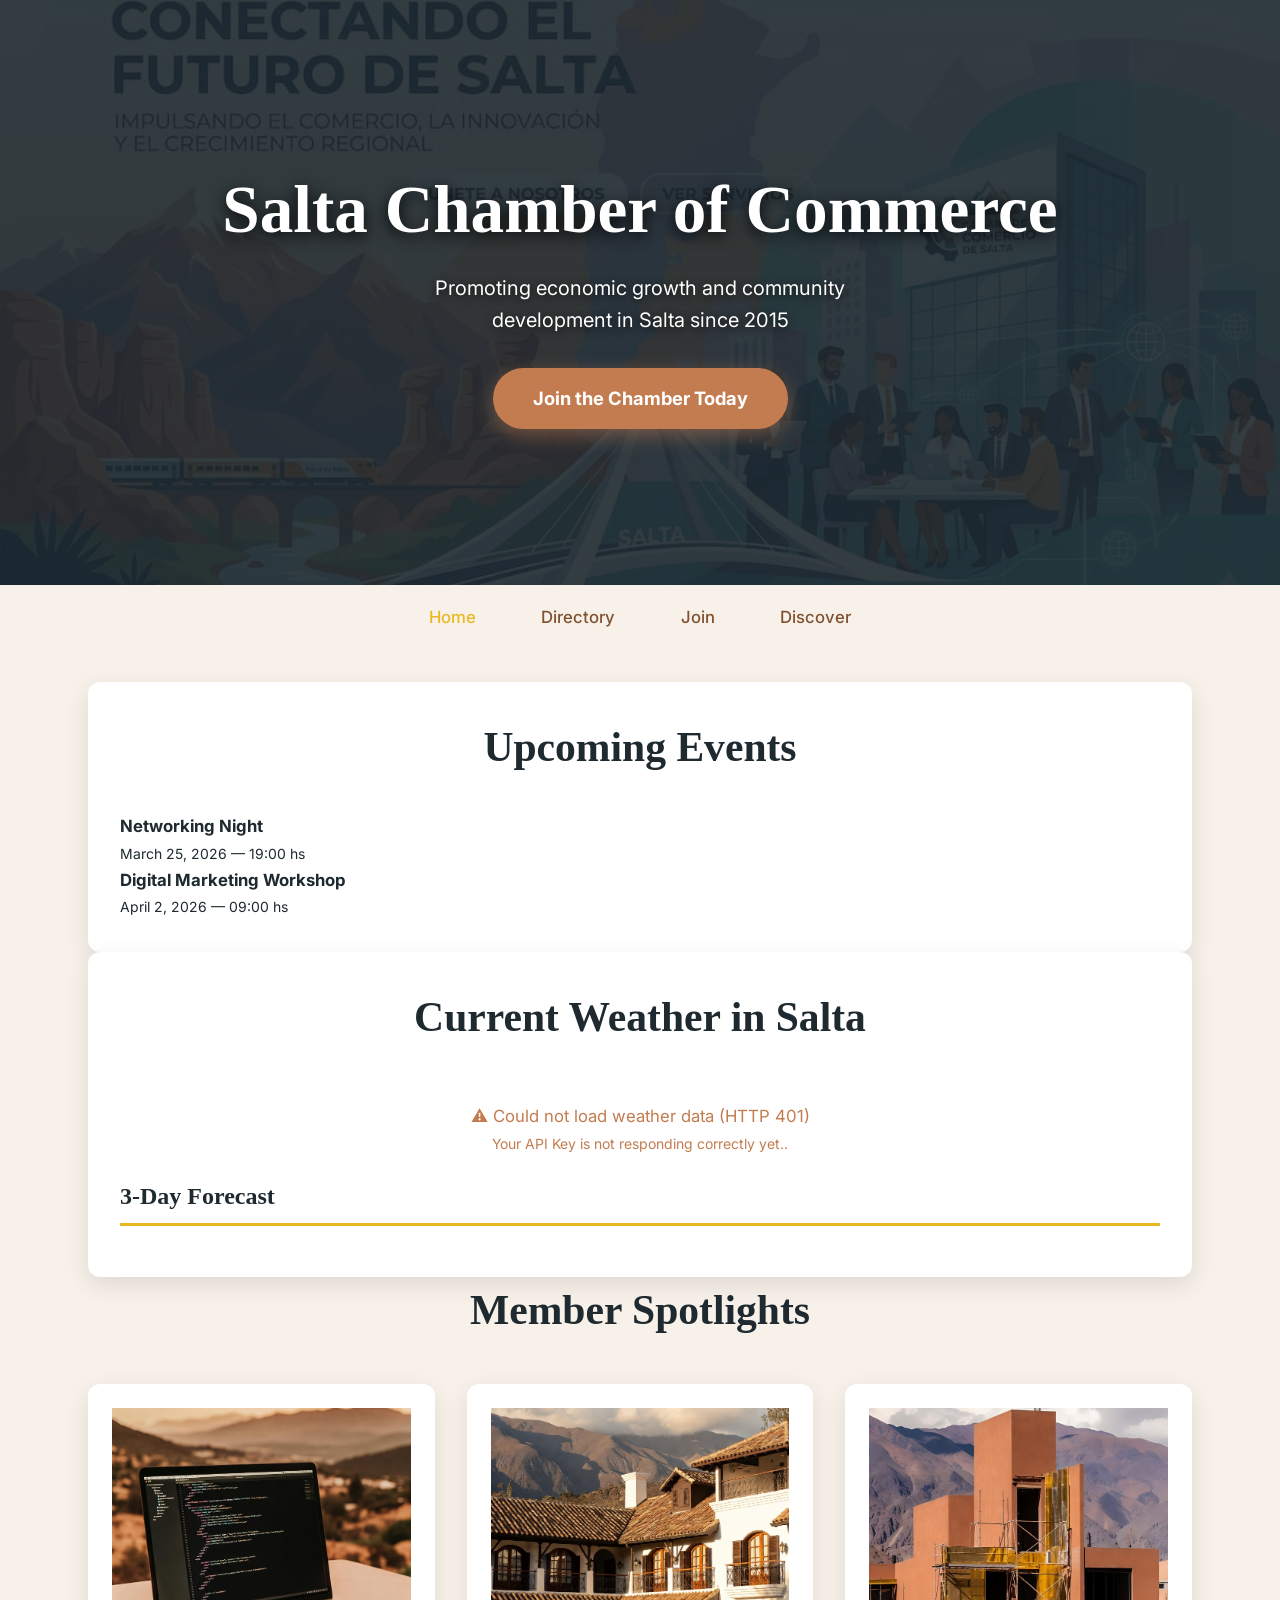
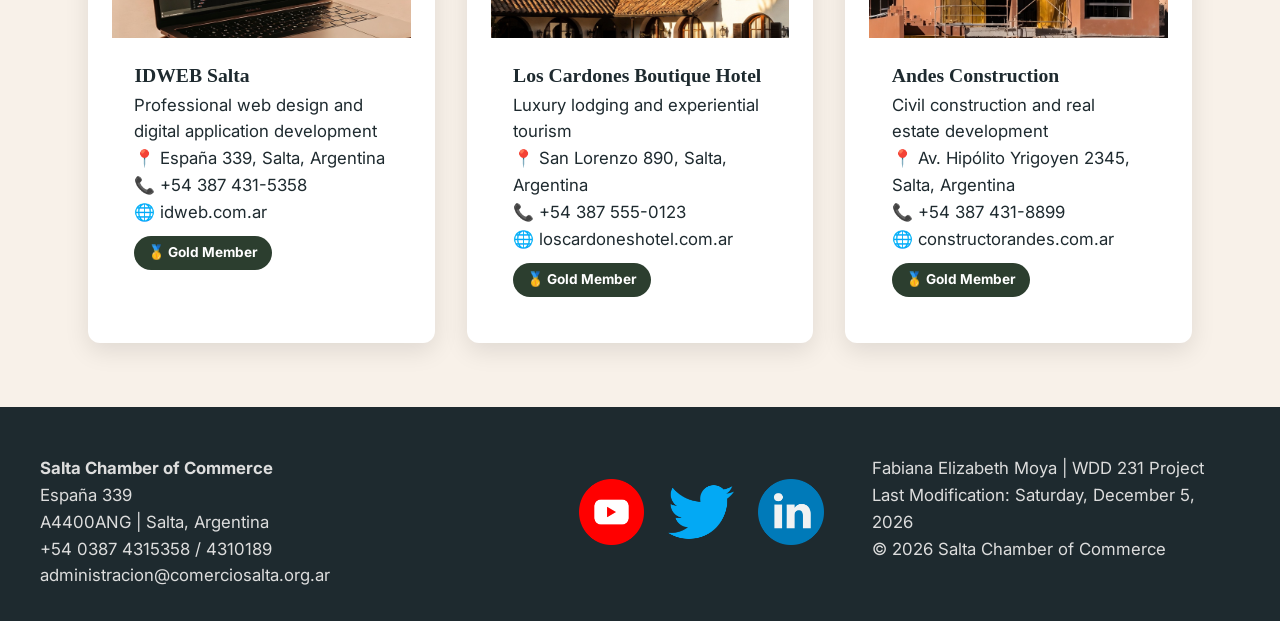
<file: chamber/index.html>
<!DOCTYPE html>
<html lang="en">

<head>
    <meta charset="UTF-8">
    <meta name="viewport" content="width=device-width, initial-scale=1.0">
    <title> Home - Salta Chamber of Commerce </title>
    <meta name="description"
        content="Official website of the Salta Chamber of Commerce. Supporting local businesses, promoting economic growth, and building community in Salta, Argentina.">
    <meta name="author" content="Fabiana Elizabeth Moya">

    <!-- Google Fonts -->
    <link rel="preconnect" href="https://fonts.googleapis.com">
    <link rel="preconnect" href="https://fonts.gstatic.com" crossorigin>
    <link
        href="https://fonts.googleapis.com/css2?family=Georgia:wght@400;700&family=Inter:wght@400;500;600;700&display=swap"
        rel="stylesheet">

    <!-- CSS Files -->
    <link rel="stylesheet" href="styles/normalize.css">
    <link rel="stylesheet" href="styles/small.css">
    <link rel="stylesheet" href="styles/larger.css">

    <!-- Favicon -->
    <link rel="icon" type="image/svg+xml" href="images/favicon.svg">
    <link rel="apple-touch-icon" sizes="180x180" href="images/apple-touch-icon.png">

    <!-- Open Graph -->
    <meta property="og:title" content="Home - Salta Chamber of Commerce">
    <meta property="og:description" content="Supporting local businesses and economic growth in Salta, Argentina.">
    <meta property="og:image" content="https://fabym93.github.io/wdd231/chamber/images/hero-placeholder.jpg">
    <meta property="og:url" content="https://fabym93.github.io/wdd231/chamber/index.html">
    <meta property="og:type" content="website">

    <script src="scripts/main.js" defer></script>
</head>

<body>



    <!-- HEADER -->
    <header>
        <!-- HERO -->
        <div class="hero-container">
            <img src="images/hero-placeholder.jpg"
                alt="Salta Chamber of Commerce - Supporting local businesses and community growth in Salta, Argentina"
                class="hero-image">

            <div class="hero-overlay">
                <h1>Salta Chamber of Commerce</h1>
                <p>Promoting economic growth and community development in Salta since 2015</p>
                <a href="join.html" class="cta-btn">Join the Chamber Today</a>
            </div>
        </div>
    </header>

    <!-- NAVIGATION -->
    <nav>
        <ul class="nav-list">
            <li><a href="index.html" class="active">Home</a></li>
            <li><a href="directory.html">Directory</a></li>
            <li><a href="join.html">Join</a></li>
            <li><a href="discover.html">Discover</a></li>
        </ul>
    </nav>

    <!-- MAIN -->
    <main>
        <!-- Current Events -->
        <section class="info-card events-card">
            <h2>Upcoming Events</h2>
            <div id="events-list"></div>
        </section>

        <!-- Weather -->
        <section class="info-card weather-card">
            <h2>Current Weather in Salta</h2>
            <div id="current-weather"></div>

            <h3>3-Day Forecast</h3>
            <div id="weather-forecast"></div>
        </section>

        <!-- Spotlight Members -->
        <section class="spotlight-section">
            <h2>Member Spotlights</h2>
            <div class="spotlight-grid" id="spotlight-container"></div>
        </section>
    </main>

    <!-- FOOTER -->
    <footer>
        <div class="footer-content">
            <div class="contact-info">
                <p><strong>Salta Chamber of Commerce</strong></p>
                <p>España 339</p>
                <p>A4400ANG | Salta, Argentina</p>
                <p>+54 0387 4315358 / 4310189</p>
                <p>administracion@comerciosalta.org.ar</p>
            </div>

            <div class="social-icons">
                <a href="#"><img src="images/youtube.png" alt="YouTube"></a>
                <a href="#"><img src="images/twitter.png" alt="Twitter / X"></a>
                <a href="#"><img src="images/linkedin.png" alt="LinkedIn"></a>
            </div>

            <div class="development-info">
                <p>Fabiana Elizabeth Moya | WDD 231 Project</p>
                <p id="last-modified">Last Modification: </p>
                <p>© 2026 Salta Chamber of Commerce</p>
            </div>
        </div>
    </footer>

</body>

</html>
</file>
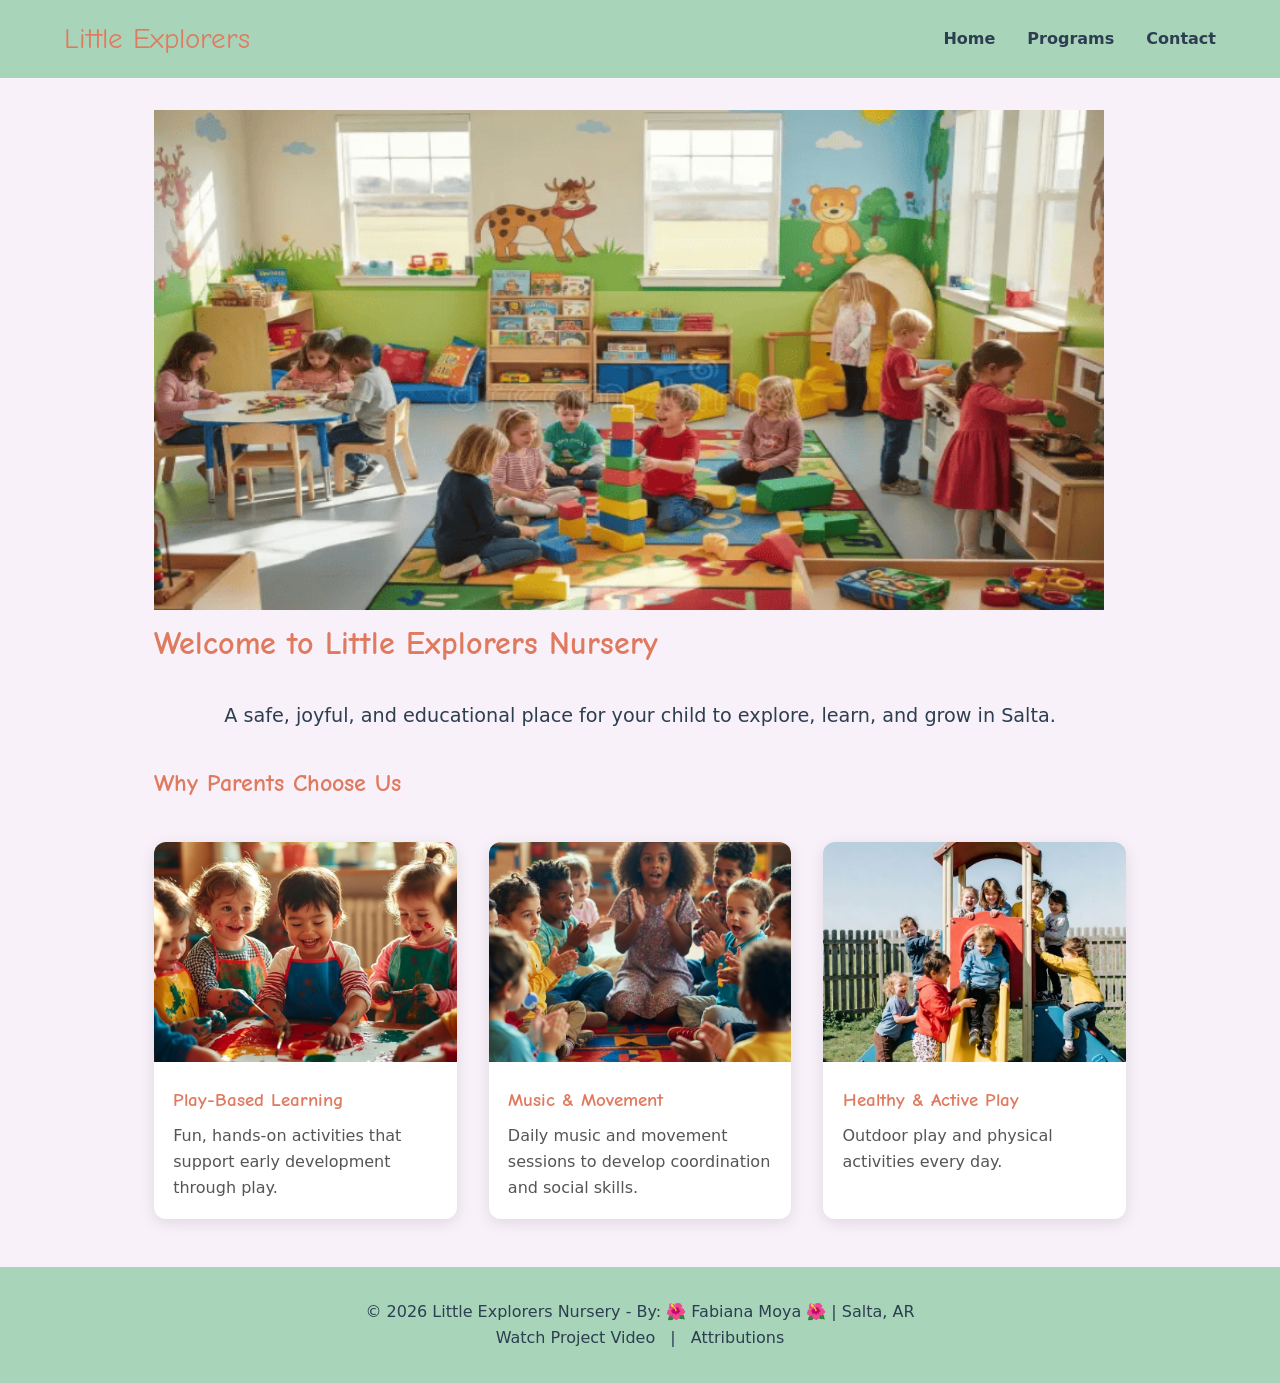
<file: final-project/index.html>
<!DOCTYPE html>
<html lang="en">

<head>
    <meta charset="UTF-8">
    <meta name="viewport" content="width=device-width, initial-scale=1.0">
    <meta name="description"
        content="Little Explorers Nursery in Salta - Safe, fun and educational care for children from 3 months to 5 years.">
    <meta name="author" content="Fabiana">

    <!-- Favicon -->
    <link rel="icon" href="favicon.ico" type="image/x-icon">
    <link rel="shortcut icon" href="favicon.ico" type="image/x-icon">
    <link rel="apple-touch-icon" href="apple-touch-icon.png">
    <link rel="icon" type="image/png" sizes="192x192" href="icon-192.png">

    <!-- Google Fonts  -->
    <link rel="preconnect" href="https://fonts.googleapis.com">
    <link rel="preconnect" href="https://fonts.gstatic.com" crossorigin>
    <link href="https://fonts.googleapis.com/css2?family=Comic+Neue:wght@400;700&amp;family=Segoe+UI&amp;display=swap"
        rel="stylesheet">
    <!-- Meta tags   -->
    <meta property="og:title" content="Little Explorers Nursery - Salta">
    <meta property="og:description" content="Quality early childhood education in Salta, Argentina.">
    <meta property="og:image" content="https://fabym93.github.io/wdd231/final-project/images/hero.jpg">
    <meta property="og:url" content="https://fabym93.github.io/wdd231/final-project/index.html">
    <meta property="og:type" content="website">

    <title>Little Explorers Nursery | Home</title>

    <link rel="stylesheet" href="styles/styles.css">
    <link rel="stylesheet" href="styles/reset.css">
</head>

<body>
    <header>
        <a href="index.html" class="logo">Little Explorers</a>
        <span class="hamburger" id="hamburger">☰</span>
        <nav>
            <ul id="nav-menu">
                <li><a href="index.html">Home</a></li>
                <li><a href="programs.html">Programs</a></li>
                <li><a href="contact.html">Contact</a></li>
            </ul>
        </nav>
    </header>

    <main>
        <!-- Hero Image -->
        <img src="images/hero.jpg.png" alt="Happy children playing and learning at Little Explorers Nursery in Salta"
            width="950" height="500" loading="lazy">
        <h1>Welcome to Little Explorers Nursery</h1>
        <p class="intro-text">
            A safe, joyful, and educational place for your child to explore, learn, and grow in Salta.
        </p>

        <h2>Why Parents Choose Us</h2>

        <div class="why-grid">
            <div class="why-card">
                <img src="images/art.jpg" alt="Children doing art activities" width="600" height="400" loading="lazy">
                <h3>Play-Based Learning</h3>
                <p>Fun, hands-on activities that support early development through play.</p>
            </div>

            <div class="why-card">
                <img src="images/music.jpg" alt="Children singing and dancing" width="600" height="400" loading="lazy">
                <h3>Music &amp; Movement</h3>
                <p>Daily music and movement sessions to develop coordination and social skills.</p>
            </div>

            <div class="why-card">
                <img src="images/physical.jpg" alt="Children playing outdoors" width="600" height="400" loading="lazy">
                <h3>Healthy &amp; Active Play</h3>
                <p>Outdoor play and physical activities every day.</p>
            </div>
        </div>

    </main>

    <footer>
        <p>&copy; 2026 Little Explorers Nursery - By: 🌺 Fabiana Moya 🌺 | Salta, AR</p>
        <p>
            <a href="https://youtu.be/WhQfQsPPhZM" target="_blank">Watch Project Video</a> |
            <a href="attributions.html">Attributions</a>
        </p>
    </footer>

    <script defer src="scripts/script.js"></script>
</body>

</html>
</file>
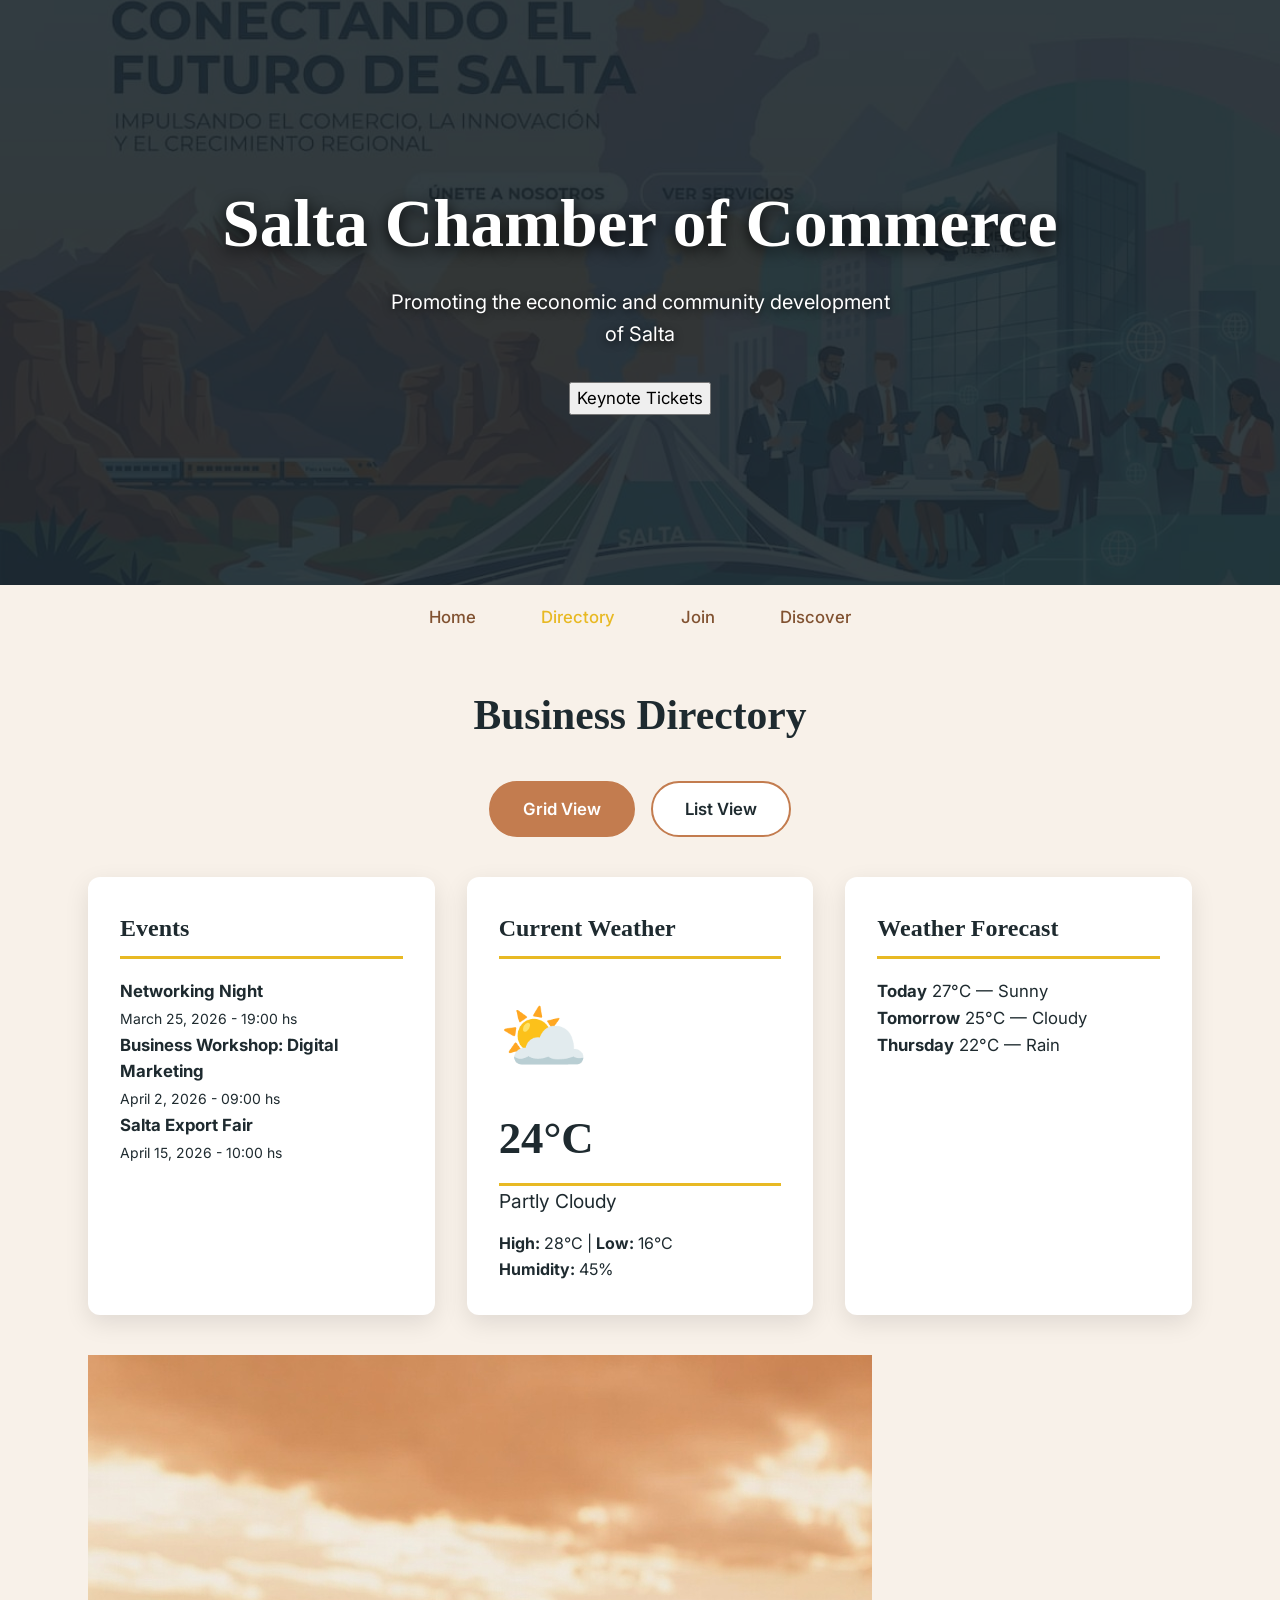
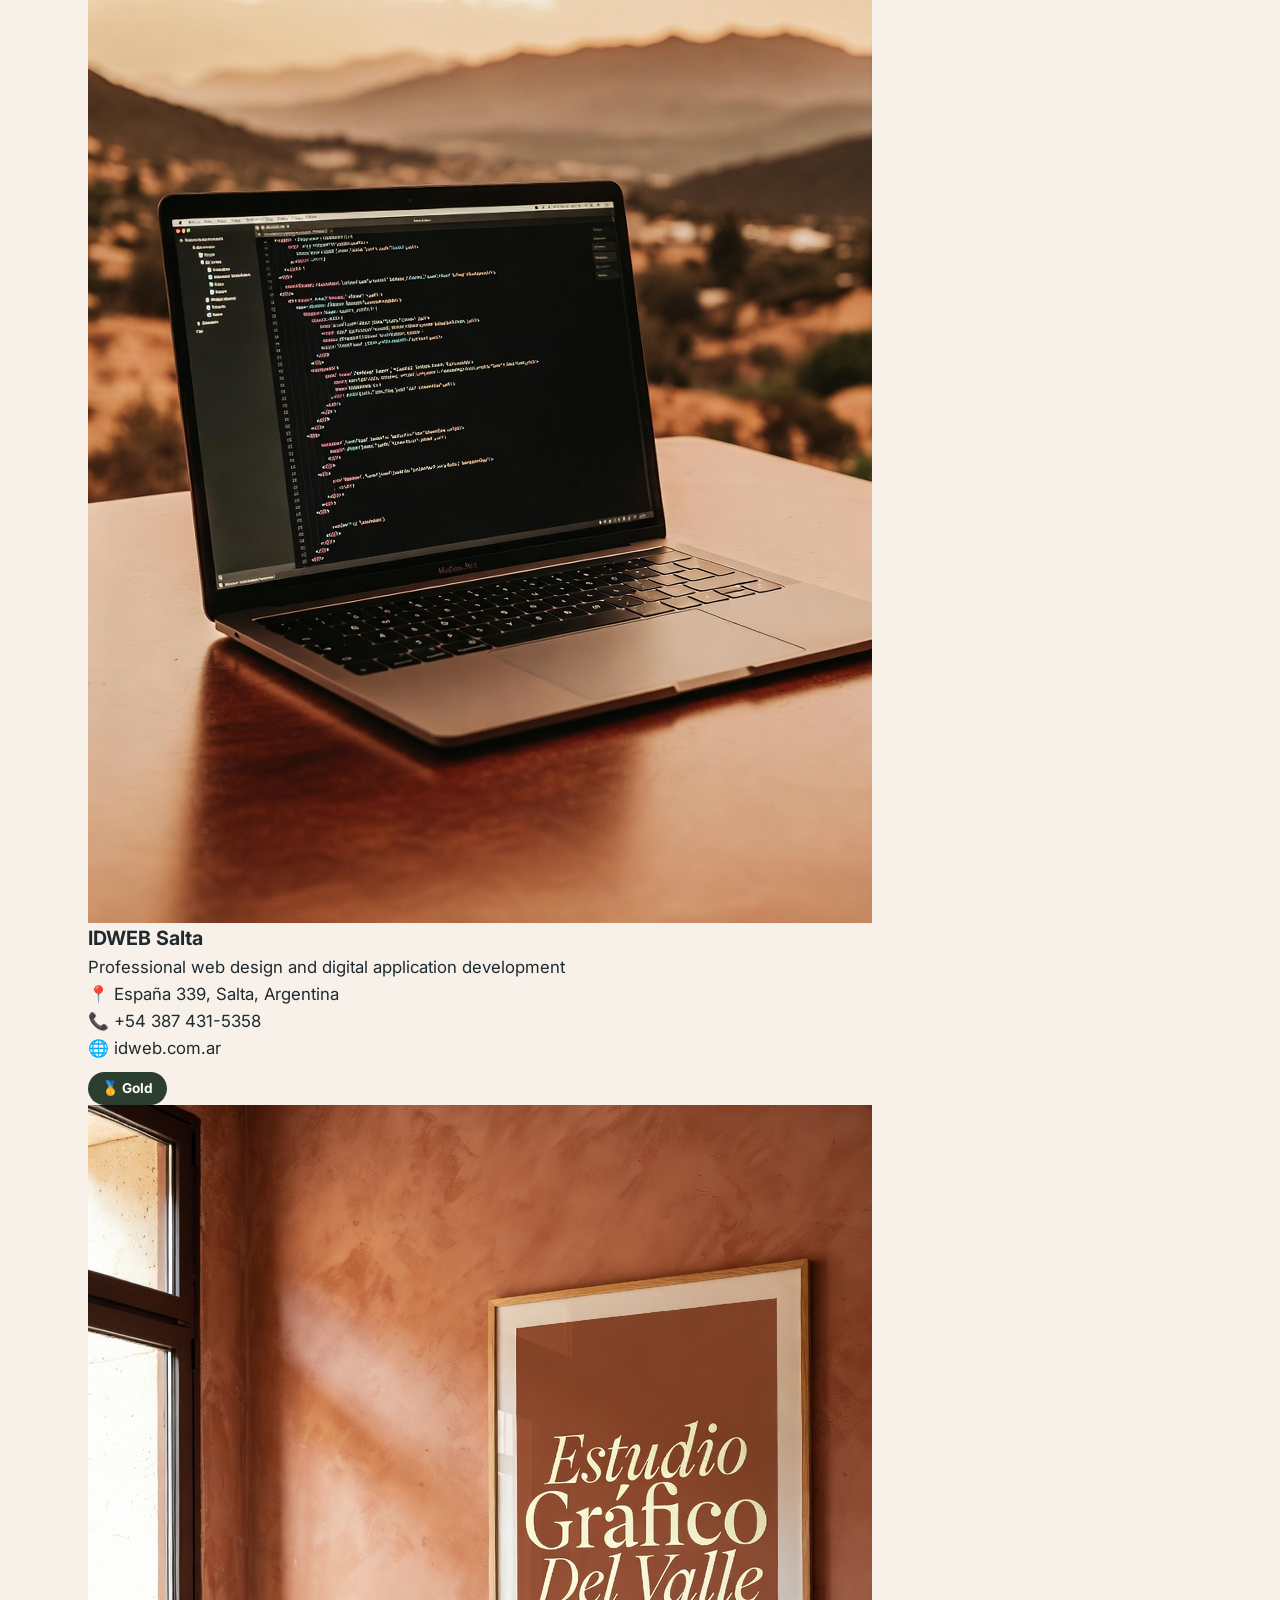
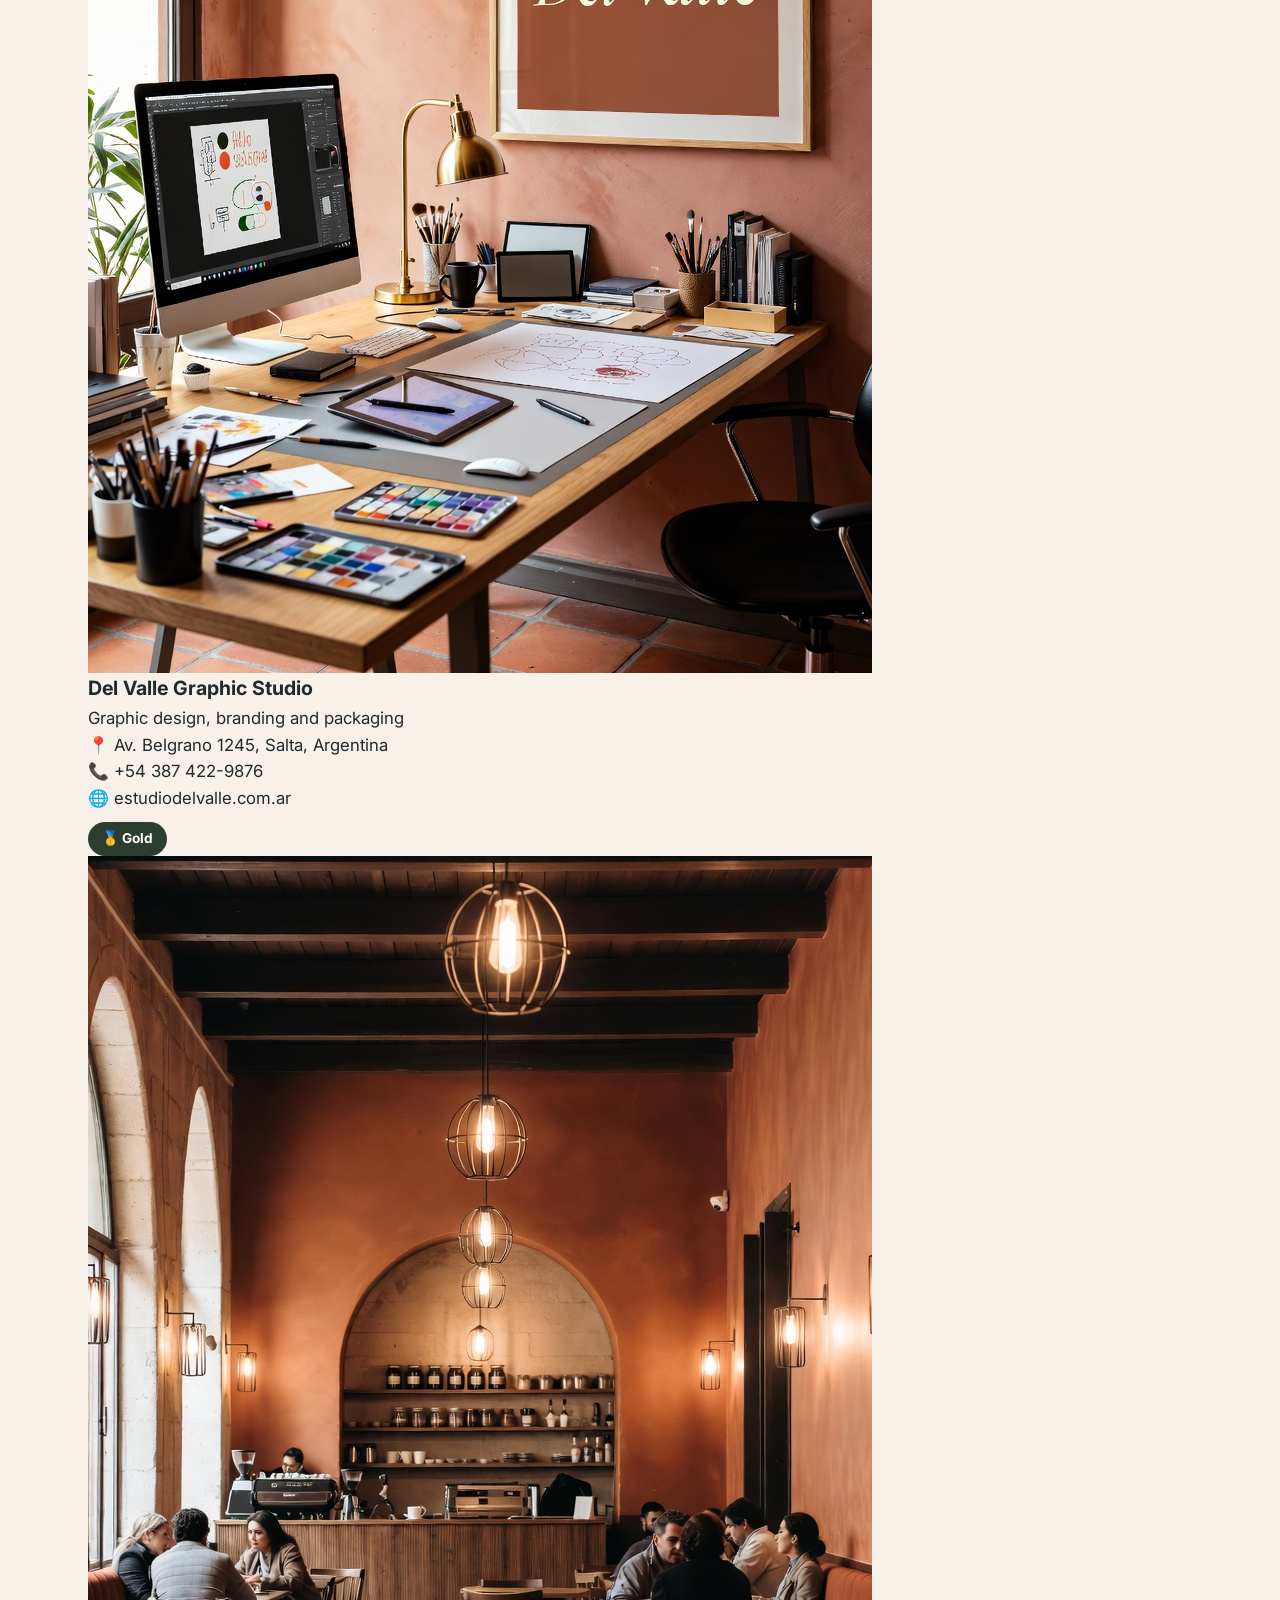
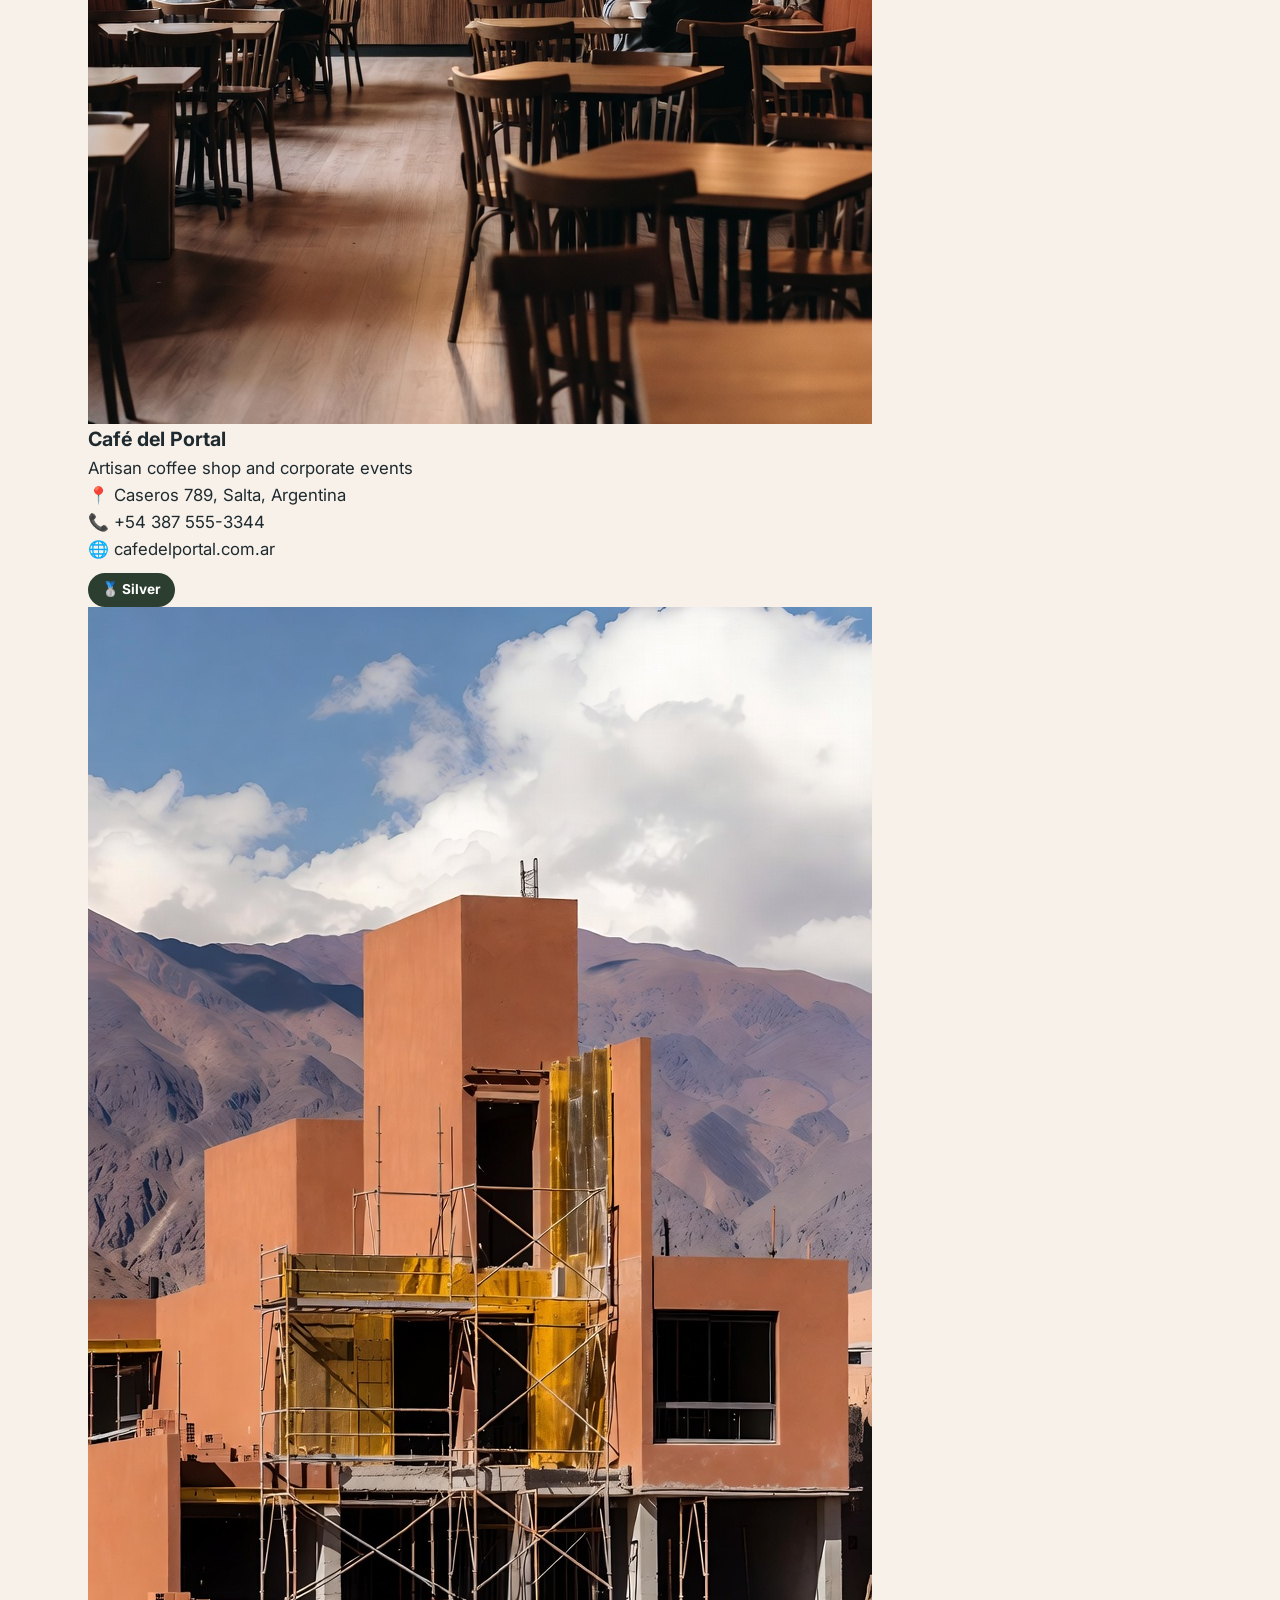
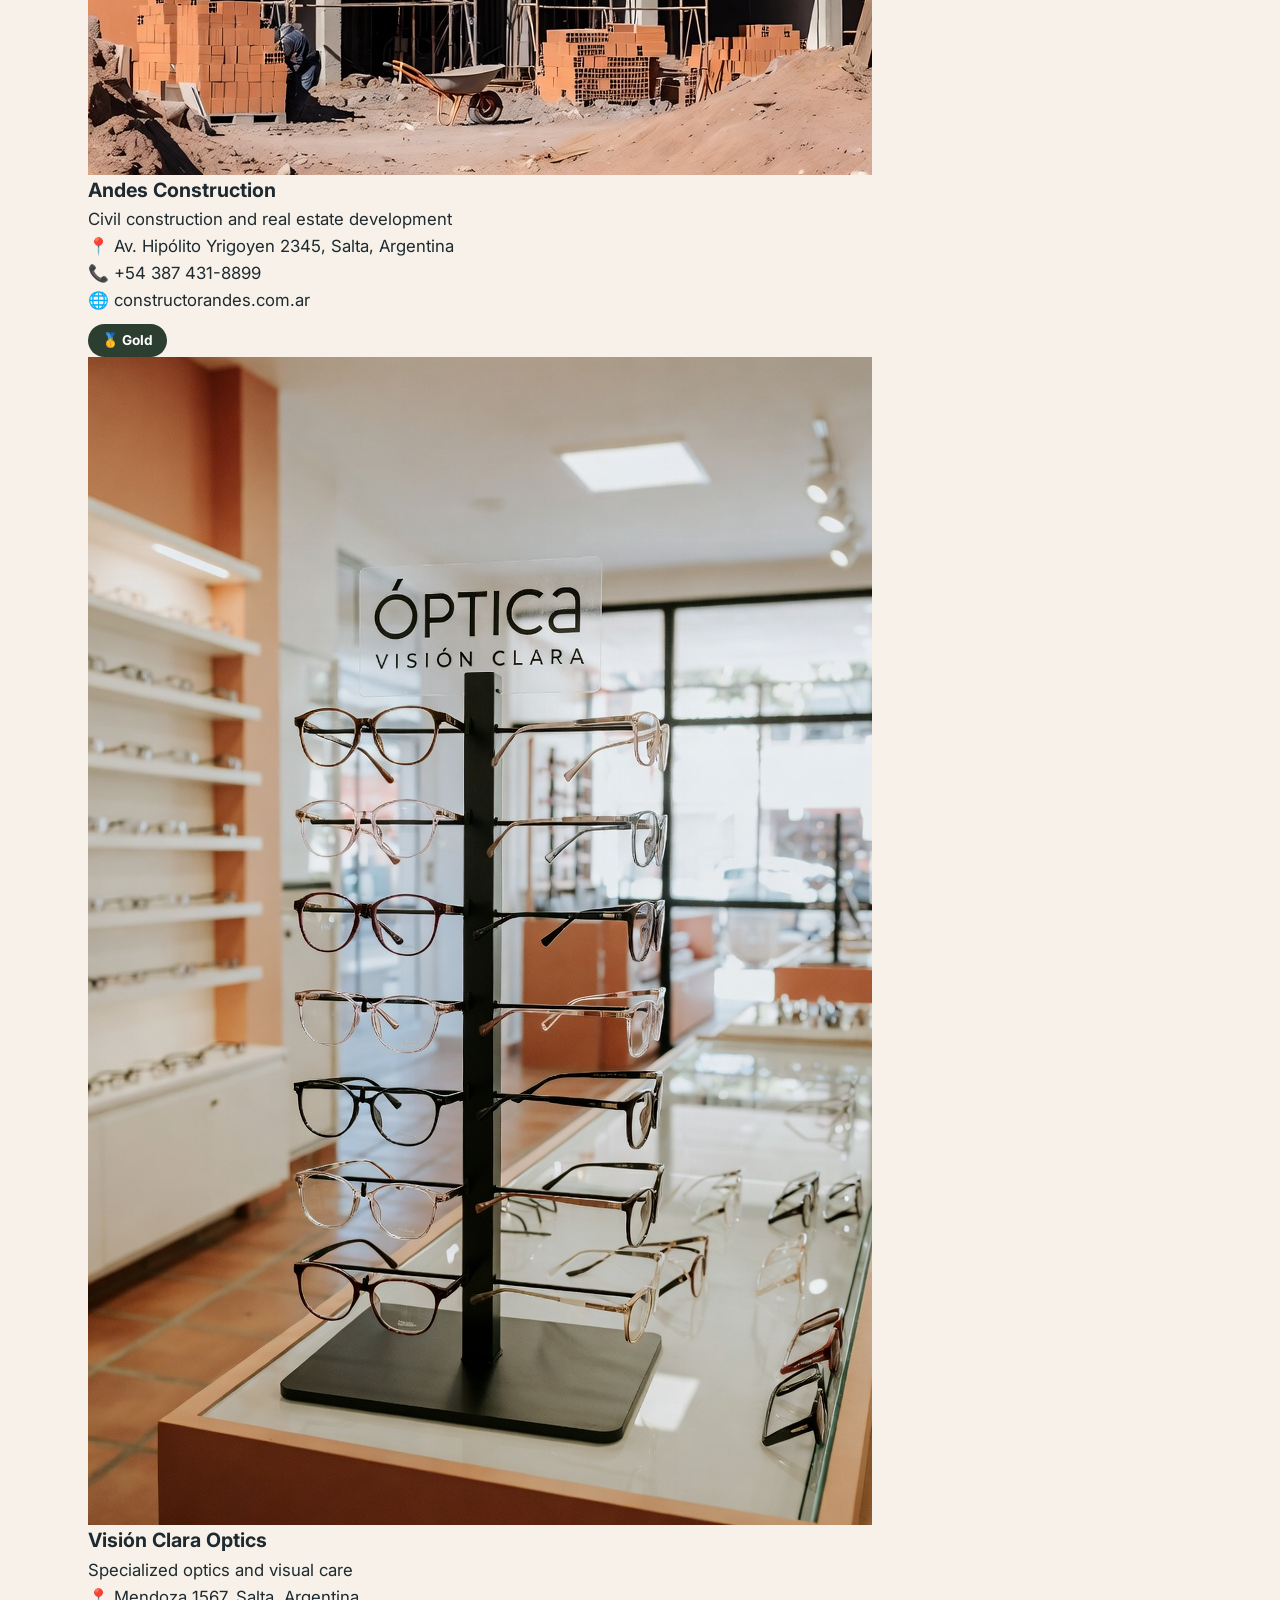
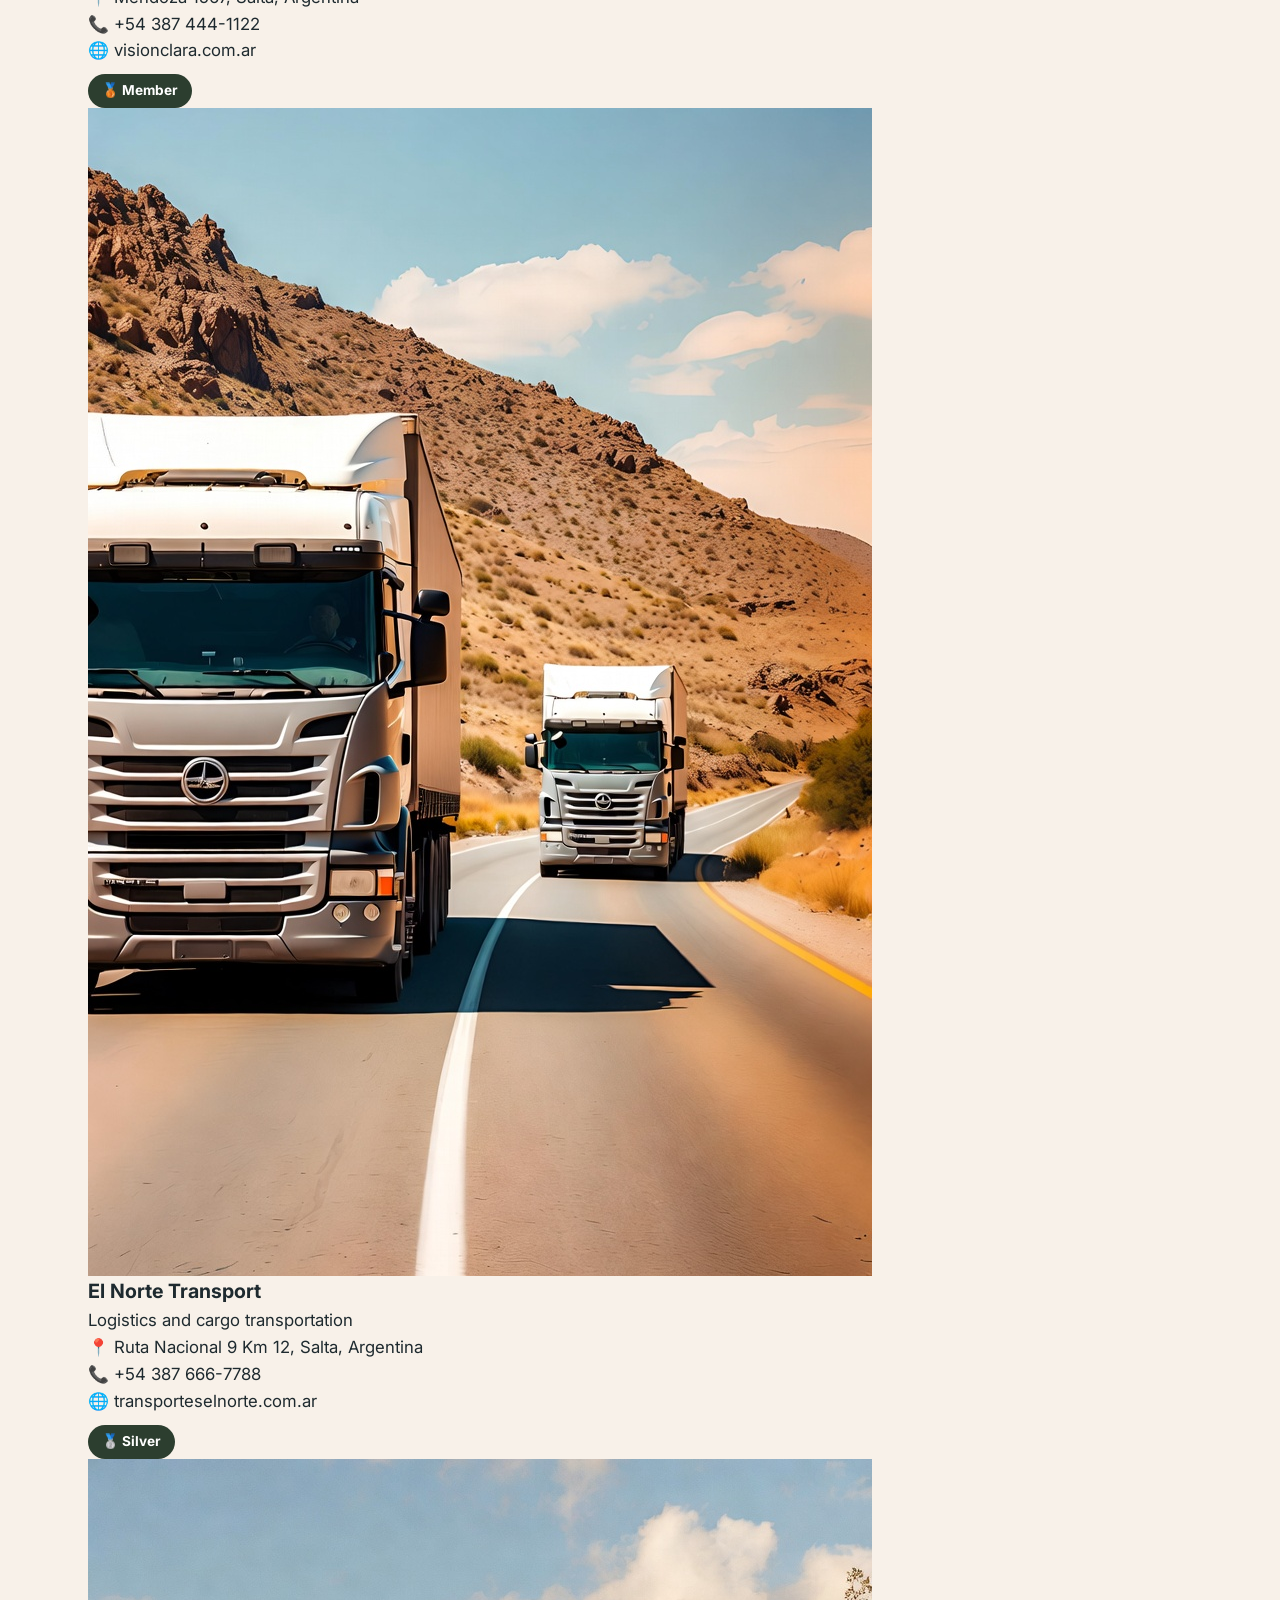
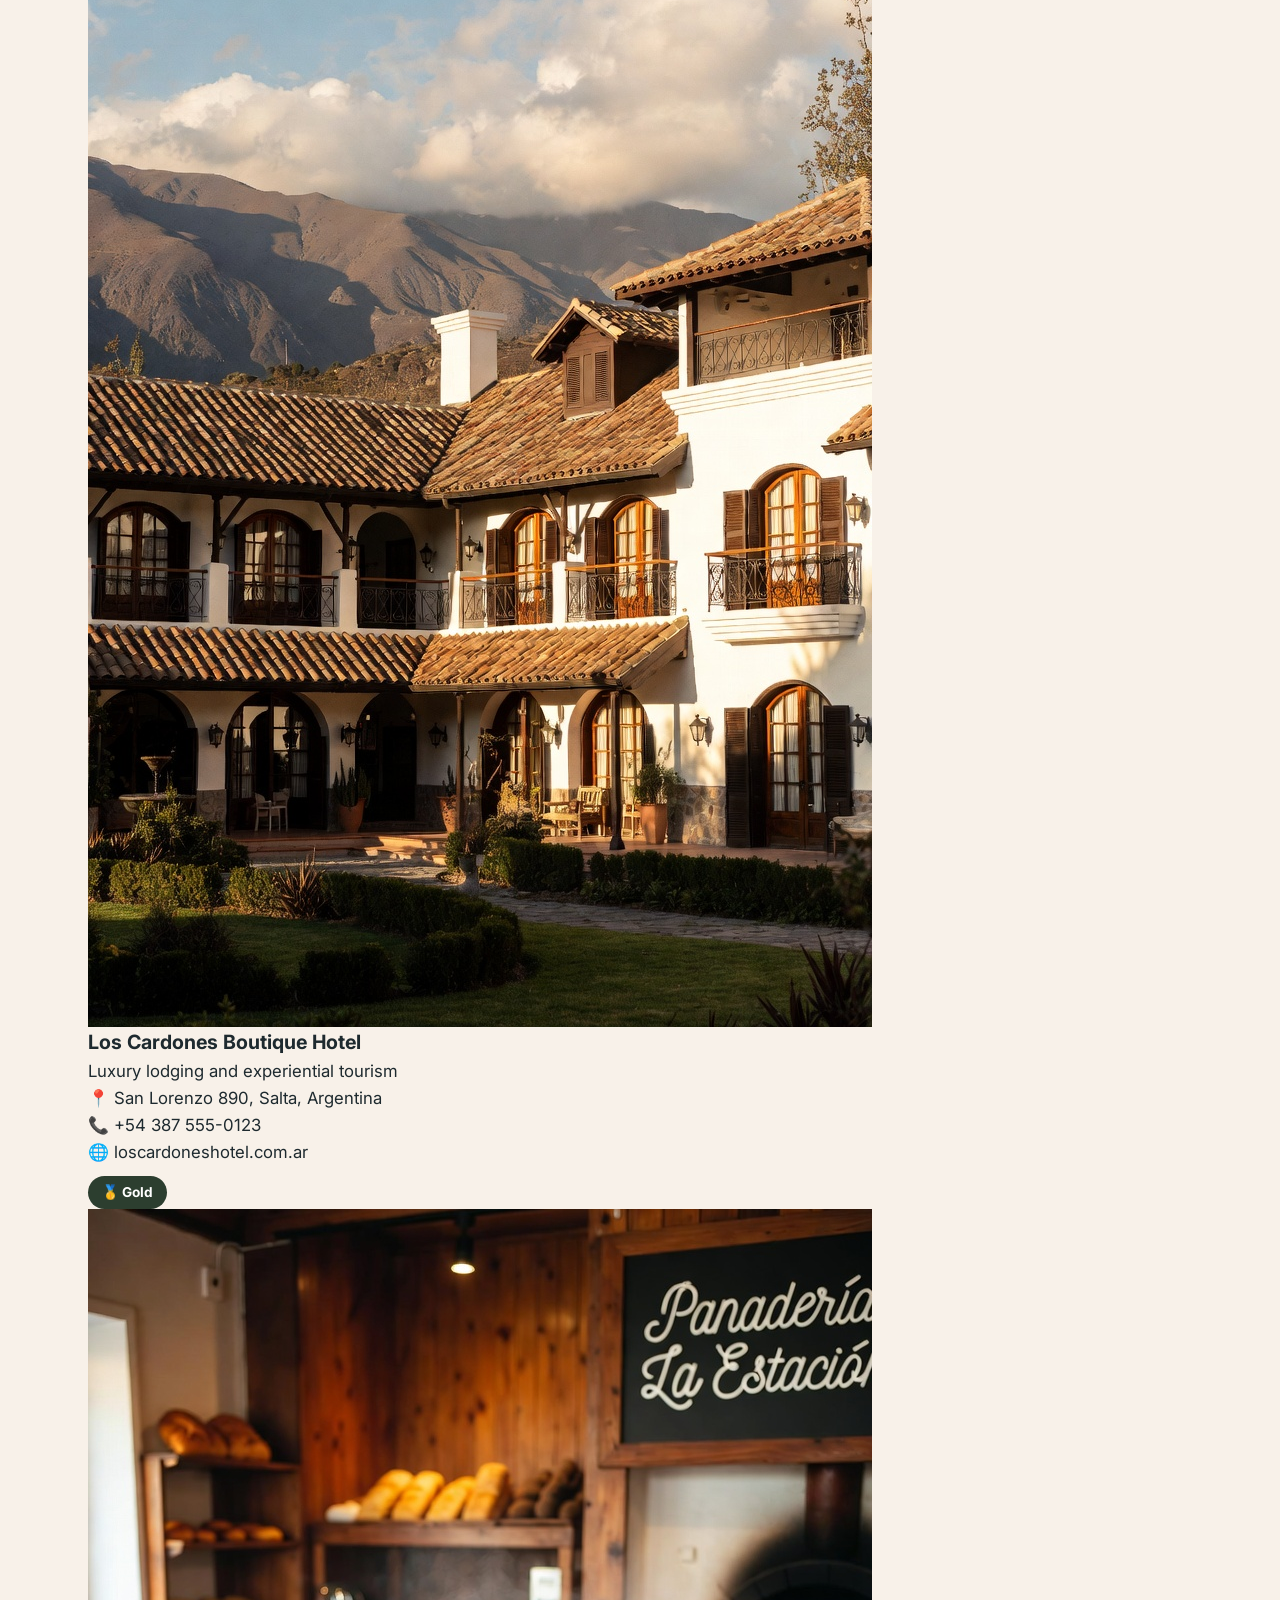
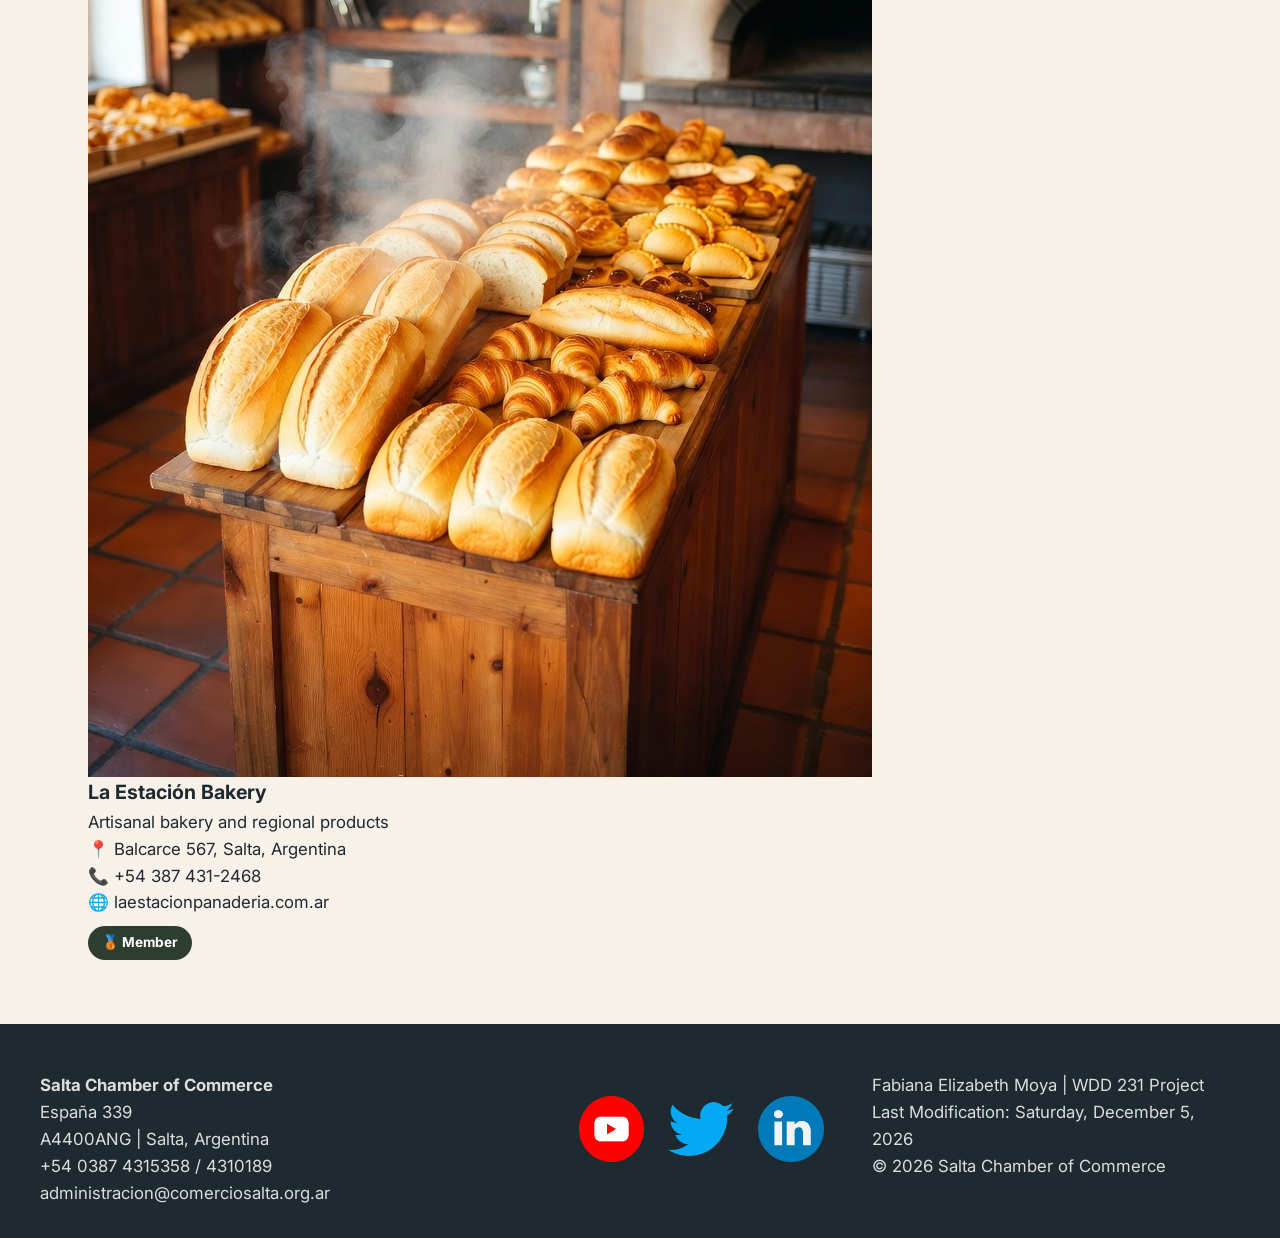
<file: chamber/directory.html>
<!DOCTYPE html>
<html lang="es">

<head>
    <meta charset="UTF-8">
    <meta name="viewport" content="width=device-width, initial-scale=1.0">
    <title>Directory - Salta Chamber of Commerce</title>
    <meta name="description"
        content="Discover local businesses and services in Salta through the official Chamber of Commerce directory.">
    <meta name="author" content="Fabiana Elizabeth Moya">

    <!-- Google Fonts Preconnect -->
    <link rel="preconnect" href="https://fonts.googleapis.com">
    <link rel="preconnect" href="https://fonts.gstatic.com" crossorigin>

    <!-- Google Fonts -->
    <link
        href="https://fonts.googleapis.com/css2?family=Georgia:wght@400;700&amp;family=Inter:wght@400;500;600;700&amp;display=swap"
        rel="stylesheet">

    <!-- CSS Files -->
    <link rel="stylesheet" href="styles/normalize.css">
    <link rel="stylesheet" href="styles/small.css">
    <link rel="stylesheet" href="styles/larger.css">

    <!-- Favicon -->
    <link rel="icon" type="image/png" href="favicon-96x96.png" sizes="96x96">
    <link rel="icon" type="image/svg+xml" href="favicon.svg">
    <link rel="shortcut icon" href="favicon.ico">
    <link rel="apple-touch-icon" sizes="180x180" href="apple-touch-icon.png">

    <!-- Open Graph Meta Tags -->
    <meta property="og:title" content="Directory - Salta Chamber of Commerce">
    <meta property="og:description"
        content="Discover local businesses and services in Salta through the official Chamber of Commerce directory.">
    <meta property="og:image" content="https://fabym93.github.io/wdd231/chamber/images/hero-placeholder.png">
    <meta property="og:url" content="https://fabym93.github.io/wdd231/chamber/directory.html">
    <meta property="og:type" content="website">
    <meta property="og:site_name" content="Salta Chamber of Commerce">
    <meta property="og:locale" content="es_AR">

    <script src="scripts/directory.js" defer></script>
</head>

<body>

    <!-- HERO -->
    <div class="hero-container">
        <img src="images/hero-placeholder.jpg"
            alt="Salta Chamber of Commerce - Supporting local businesses and community growth in Salta, Argentina"
            class="hero-image">

        <div class="hero-overlay">
            <h1>Salta Chamber of Commerce</h1>
            <p>Promoting the economic and community development of Salta</p>
            <button class="keynote-btn">Keynote Tickets</button>
        </div>
    </div>

    <!-- NAVIGATION -->
    <nav>
        <ul class="nav-list">
            <li><a href="index.html">Home</a></li>
            <li><a href="directory.html" class="active">Directory</a></li>
            <li><a href="join.html">Join</a></li>
            <li><a href="discover.html">Discover</a></li>
        </ul>

    </nav>

    <!-- MAIN -->
    <main>
        <h2>Business Directory</h2>

        <!-- View Toggle -->
        <div class="view-toggle">
            <button id="grid-btn" class="active">Grid View</button>
            <button id="list-btn">List View</button>
        </div>

        <!-- Events + Weather Section -->
        <div class="info-grid">
            <section class="info-card events-card">
                <h3>Events</h3>
                <div id="events-list"></div>
            </section>

            <section class="info-card weather-card">
                <h3>Current Weather</h3>
                <div id="current-weather"></div>
            </section>

            <section class="info-card forecast-card">
                <h3>Weather Forecast</h3>
                <div id="weather-forecast"></div>
            </section>
        </div>

        <!-- Members Directory -->
        <section class="members-container" id="members-container"></section>
    </main>

    <!-- FOOTER -->
    <footer>
        <div class="footer-content">
            <div class="contact-info">
                <p><strong>Salta Chamber of Commerce</strong></p>
                <p>España 339</p>
                <p>A4400ANG | Salta, Argentina</p>
                <p>+54 0387 4315358 / 4310189</p>
                <p>administracion@comerciosalta.org.ar</p>
            </div>

            <div class="social-icons">
                <a href="#"><img src="images/youtube.png" alt="YouTube"></a>
                <a href="#"><img src="images/twitter.png" alt="Twitter / X"></a>
                <a href="#"><img src="images/linkedin.png" alt="LinkedIn"></a>
            </div>

            <div class="development-info">
                <p>Fabiana Elizabeth Moya | WDD 231 Project</p>
                <p id="last-modified">Last Modification: </p>
                <p>© 2026 Salta Chamber of Commerce</p>
            </div>
        </div>
    </footer>

</body>

</html>
</file>
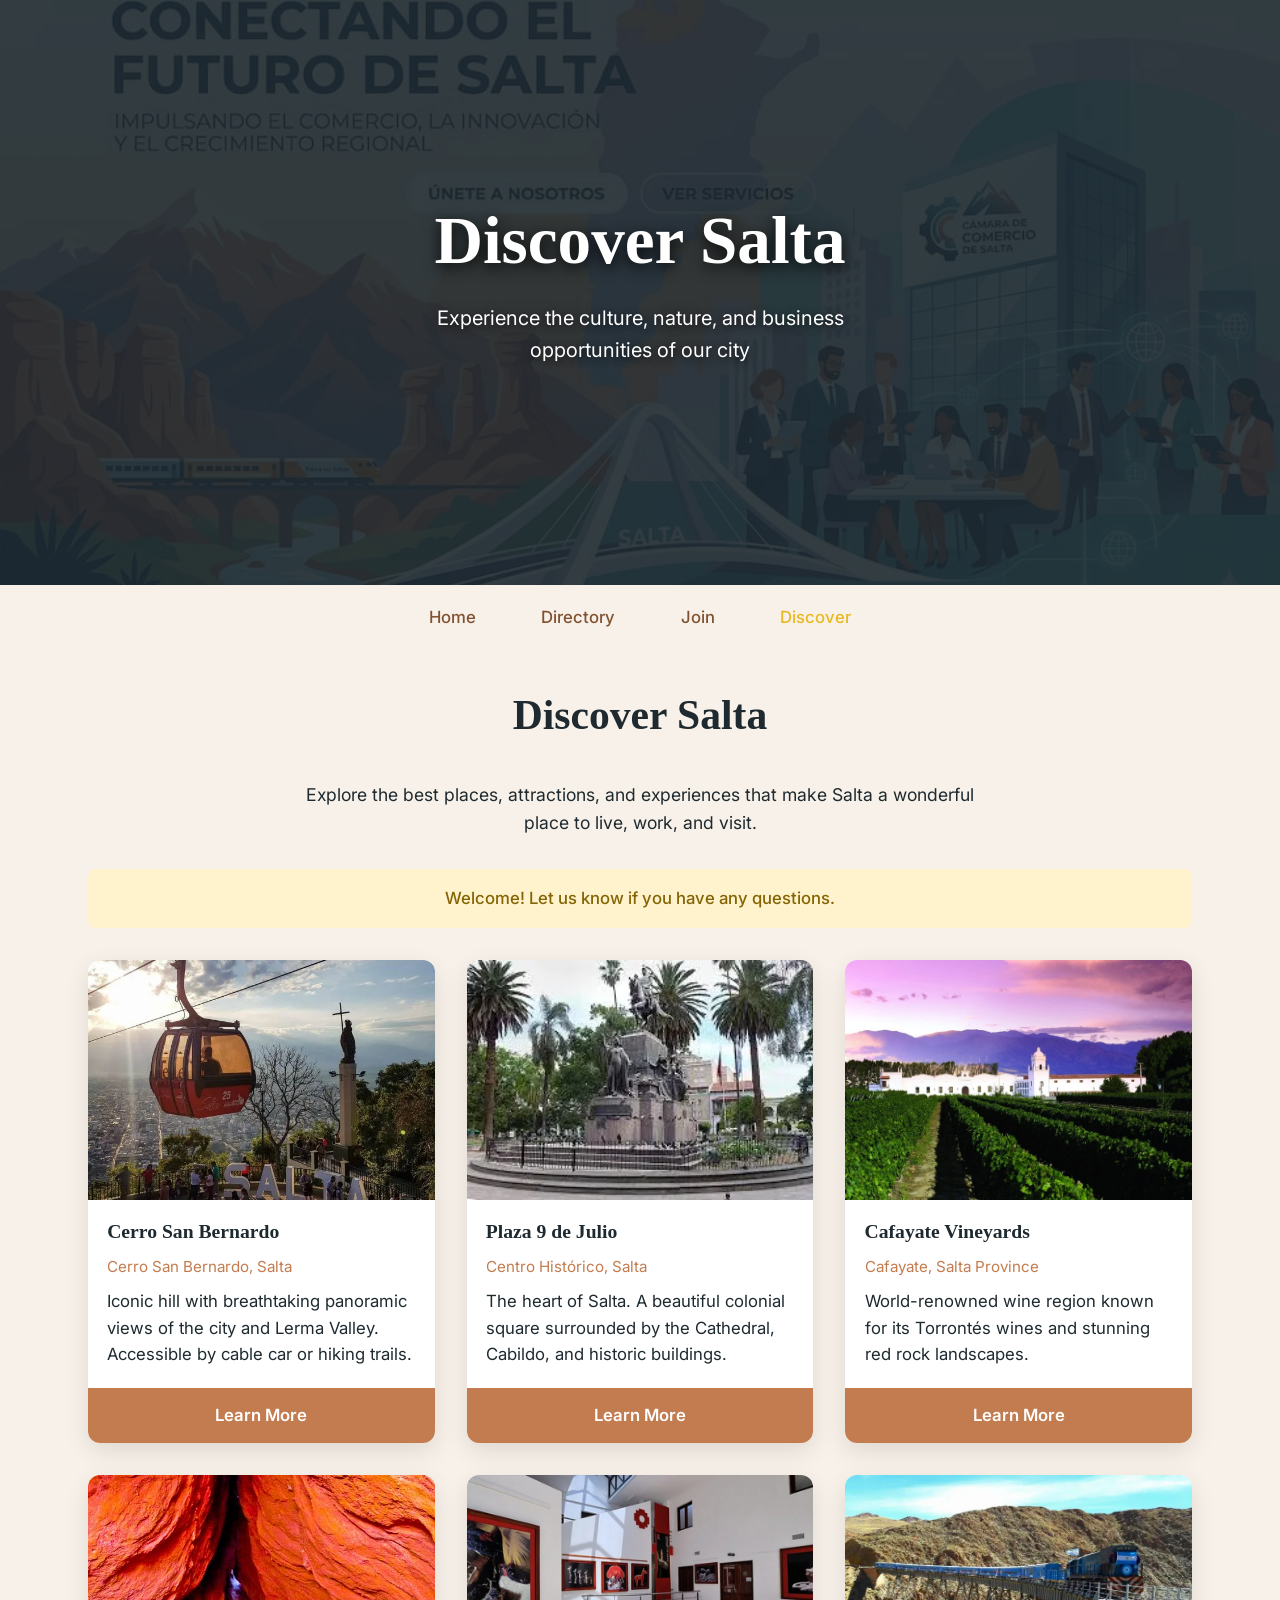
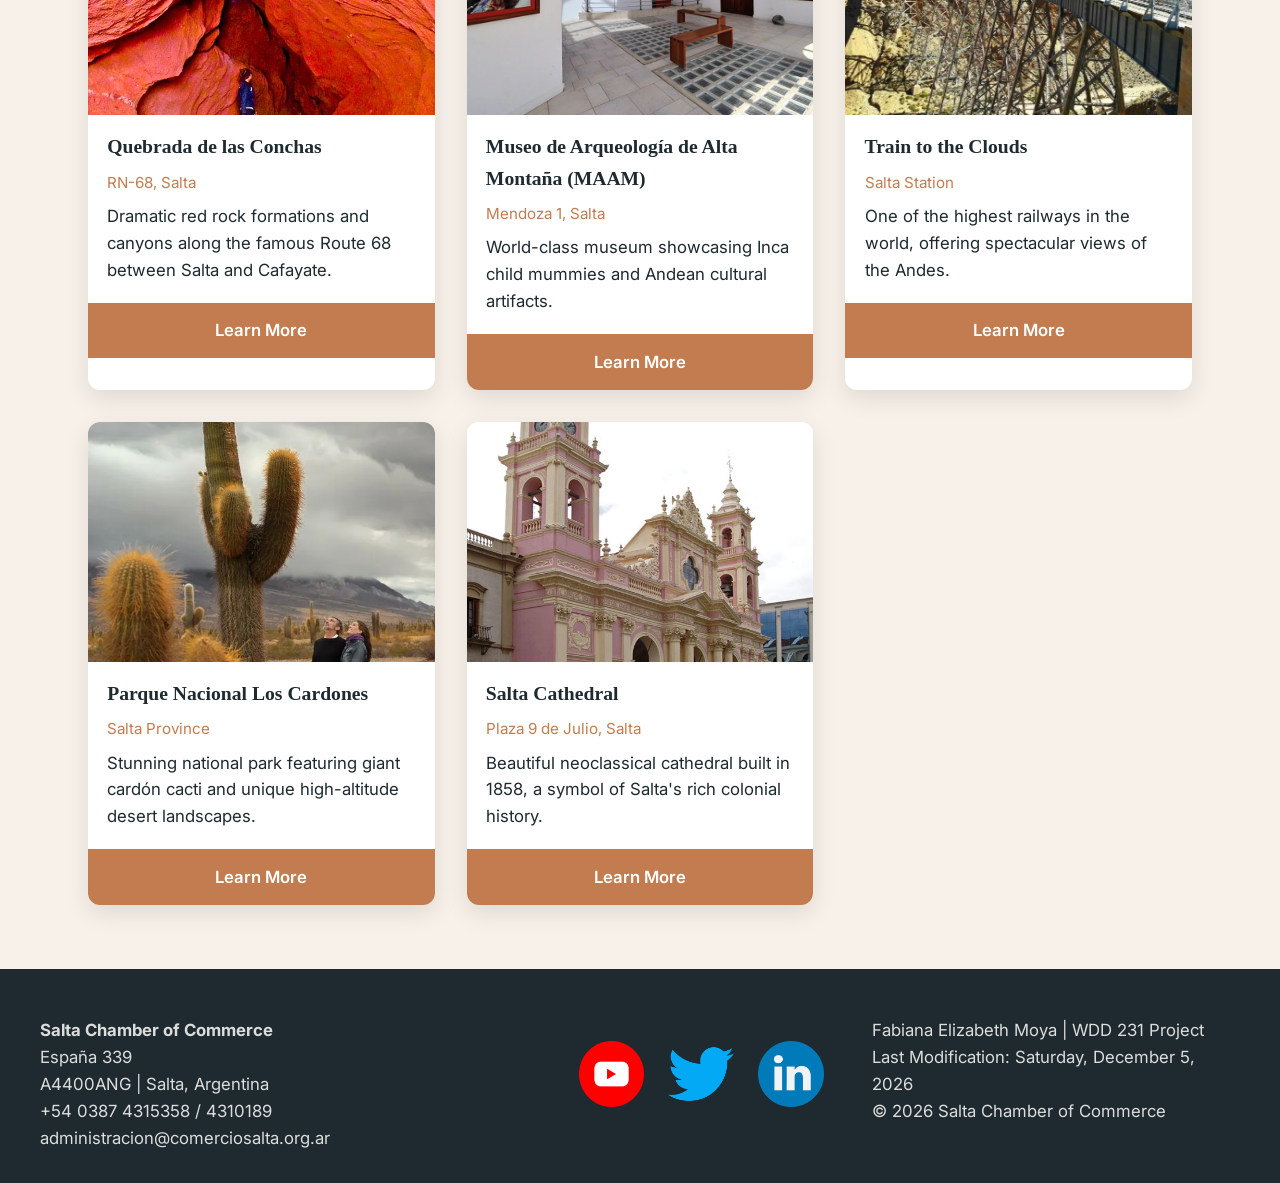
<file: chamber/discover.html>
<!DOCTYPE html>
<html lang="en">

<head>
    <meta charset="UTF-8">
    <meta name="viewport" content="width=device-width, initial-scale=1.0">
    <title>Discover Salta - Salta Chamber of Commerce</title>
    <meta name="description"
        content="Discover the best places, attractions, and experiences in Salta, Argentina. Learn why Salta is a great place to live, work, and do business.">
    <meta name="author" content="Fabiana Elizabeth Moya">

    <!-- Google Fonts -->
    <link rel="preconnect" href="https://fonts.googleapis.com">
    <link rel="preconnect" href="https://fonts.gstatic.com" crossorigin>
    <link
        href="https://fonts.googleapis.com/css2?family=Georgia:wght@400;700&family=Inter:wght@400;500;600;700&display=swap"
        rel="stylesheet">

    <!-- CSS Files -->
    <link rel="stylesheet" href="styles/normalize.css">
    <link rel="stylesheet" href="styles/small.css">
    <link rel="stylesheet" href="styles/larger.css">

    <!-- Favicon -->
    <link rel="icon" type="image/svg+xml" href="images/favicon.svg">

    <!-- Open Graph Meta Tags - CORRECTED -->
    <meta property="og:title" content="Discover Salta - Salta Chamber of Commerce">
    <meta property="og:description"
        content="Explore the best attractions, landscapes, and experiences in Salta, Argentina. Discover why Salta is an incredible place to live, work, and visit.">
    <meta property="og:image" content="https://fabym93.github.io/wdd231/chamber/images/hero-placeholder.jpg">
    <meta property="og:url" content="https://fabym93.github.io/wdd231/chamber/discover.html">
    <meta property="og:type" content="website">
    <meta property="og:site_name" content="Salta Chamber of Commerce">

    <!-- Import data as module -->
    <script type="module" src="scripts/discover.js"></script>
</head>

<body>

    <!-- HEADER -->
    <header>
        <div class="hero-container">
            <img src="images/hero-placeholder.jpg" alt="Discover the beauty and opportunities in Salta, Argentina"
                class="hero-image">
            <div class="hero-overlay">
                <h1>Discover Salta</h1>
                <p>Experience the culture, nature, and business opportunities of our city</p>
            </div>
        </div>
    </header>

    <!-- NAVIGATION -->
    <nav>
        <ul class="nav-list">
            <li><a href="index.html">Home</a></li>
            <li><a href="directory.html">Directory</a></li>
            <li><a href="join.html">Join</a></li>
            <li><a href="discover.html" class="active">Discover</a></li>
        </ul>
    </nav>

    <!-- MAIN -->
    <main>
        <h2>Discover Salta</h2>
        <p class="intro-text">Explore the best places, attractions, and experiences that make Salta a wonderful place to
            live, work, and visit.</p>

        <!-- Last Visit Message -->
        <div id="visit-message" class="visit-message"></div>

        <!-- Places Grid -->
        <div class="discover-grid" id="discover-grid">
            <!-- Cards will be inserted by JavaScript -->
        </div>
    </main>

    <!-- FOOTER -->
    <footer>
        <div class="footer-content">
            <div class="contact-info">
                <p><strong>Salta Chamber of Commerce</strong></p>
                <p>España 339</p>
                <p>A4400ANG | Salta, Argentina</p>
                <p>+54 0387 4315358 / 4310189</p>
                <p>administracion@comerciosalta.org.ar</p>
            </div>

            <div class="social-icons">
                <a href="#"><img src="images/youtube.png" alt="YouTube"></a>
                <a href="#"><img src="images/twitter.png" alt="Twitter / X"></a>
                <a href="#"><img src="images/linkedin.png" alt="LinkedIn"></a>
            </div>

            <div class="development-info">
                <p>Fabiana Elizabeth Moya | WDD 231 Project</p>
                <p id="last-modified">Last Modification: </p>
                <p>© 2026 Salta Chamber of Commerce</p>
            </div>
        </div>
    </footer>

</body>

</html>
</file>
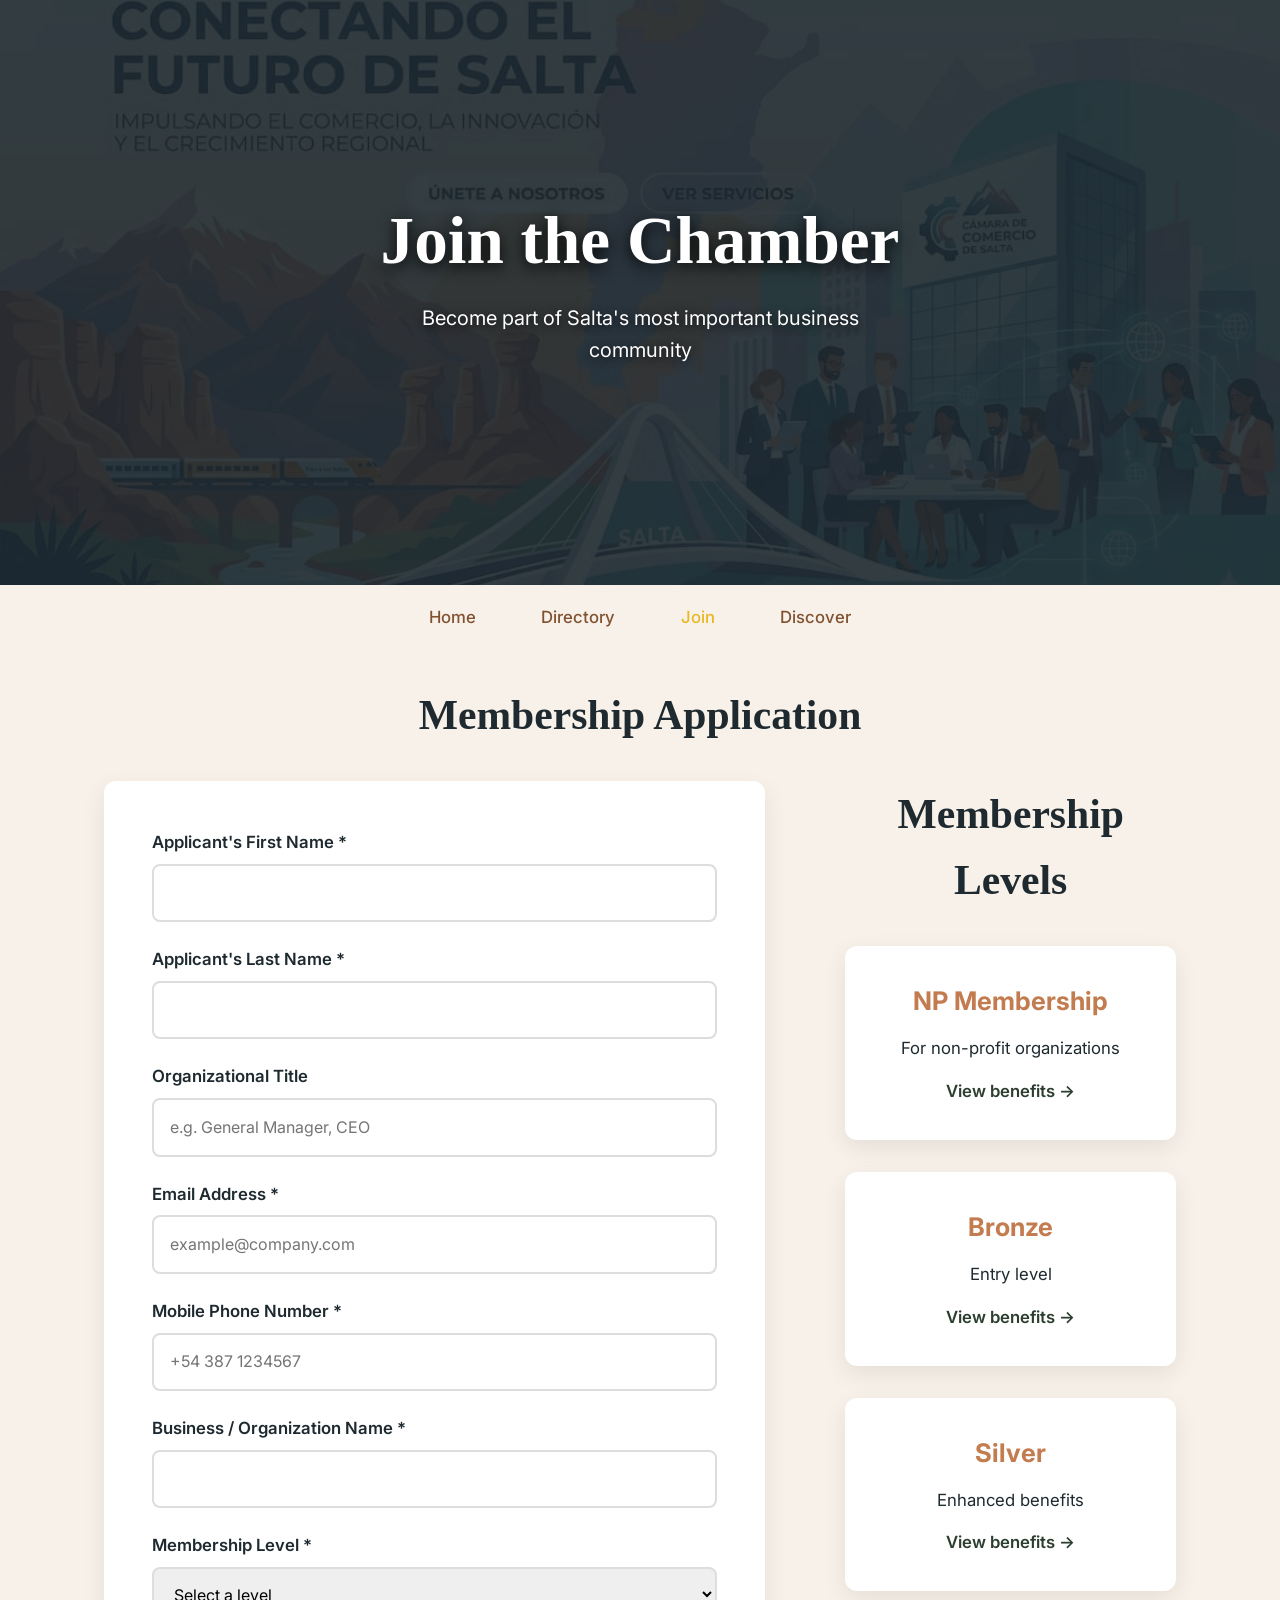
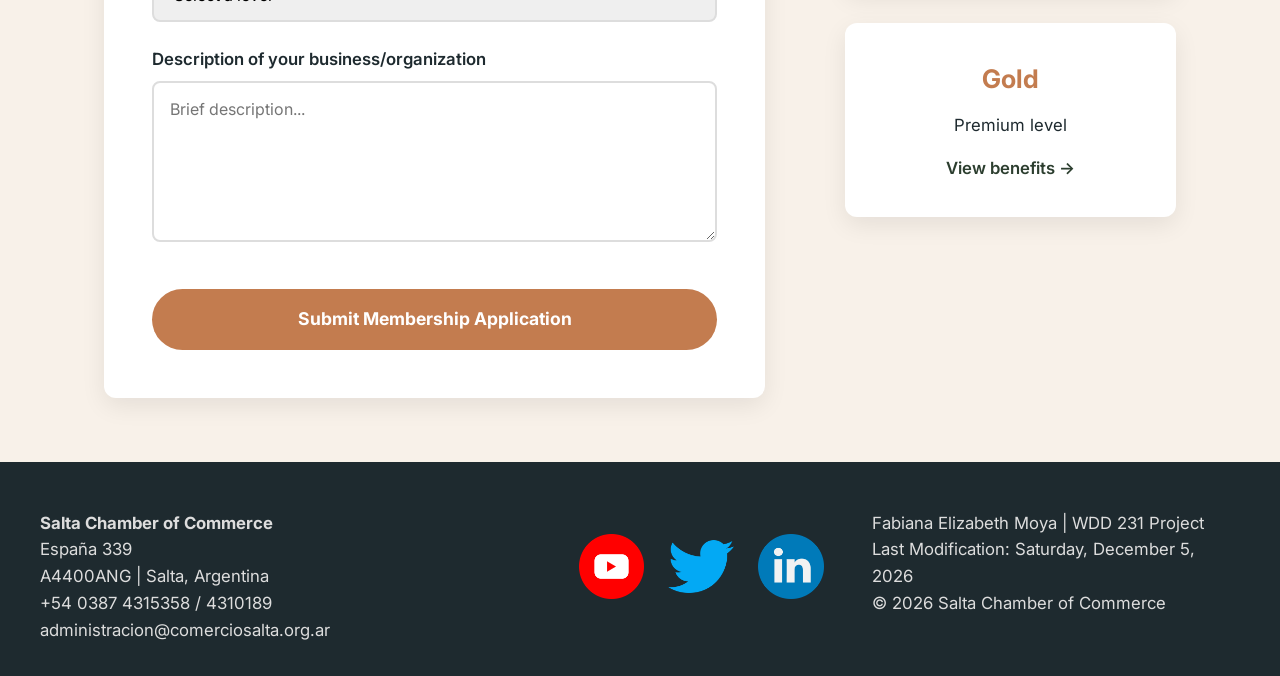
<file: chamber/join.html>
<!DOCTYPE html>
<html lang="en">

<head>
    <meta charset="UTF-8">
    <meta name="viewport" content="width=device-width, initial-scale=1.0">
    <title>Join - Salta Chamber of Commerce</title>
    <meta name="description"
        content="Apply for membership in the Salta Chamber of Commerce. Join our business community and access exclusive benefits.">
    <meta name="author" content="Fabiana Elizabeth Moya">

    <!-- Google Fonts -->
    <link rel="preconnect" href="https://fonts.googleapis.com">
    <link rel="preconnect" href="https://fonts.gstatic.com" crossorigin>
    <link
        href="https://fonts.googleapis.com/css2?family=Georgia:wght@400;700&family=Inter:wght@400;500;600;700&display=swap"
        rel="stylesheet">

    <!-- CSS Files -->
    <link rel="stylesheet" href="styles/normalize.css">
    <link rel="stylesheet" href="styles/small.css">
    <link rel="stylesheet" href="styles/larger.css">

    <!-- Favicon -->
    <link rel="icon" type="image/svg+xml" href="images/favicon.svg">
    <link rel="apple-touch-icon" sizes="180x180" href="images/apple-touch-icon.png">

    <!-- Open Graph / Social Media Meta Tags -->
    <meta property="og:title" content="Join - Salta Chamber of Commerce">
    <meta property="og:description"
        content="Apply for membership in the Salta Chamber of Commerce. Join our business community and access exclusive benefits, networking, and growth opportunities.">
    <meta property="og:image" content="https://fabym93.github.io/wdd231/chamber/images/hero-placeholder.jpg">
    <meta property="og:url" content="https://fabym93.github.io/wdd231/chamber/join.html">
    <meta property="og:type" content="website">
    <meta property="og:site_name" content="Salta Chamber of Commerce">
    <meta property="og:locale" content="es_AR">

    <script src="scripts/join.js" defer></script>
</head>

<body>

    <!-- HEADER -->
    <header>
        <div class="hero-container">
            <img src="images/hero-placeholder.jpg"
                alt="Join the Salta Chamber of Commerce - Become part of our business community" class="hero-image">
            <div class="hero-overlay">
                <h1>Join the Chamber</h1>
                <p>Become part of Salta's most important business community</p>
            </div>
        </div>
    </header>

    <!-- NAVIGATION -->
    <nav>
        <ul class="nav-list">
            <li><a href="index.html">Home</a></li>
            <li><a href="directory.html">Directory</a></li>
            <li><a href="join.html" class="active">Join</a></li>
            <li><a href="discover.html">Discover</a></li>
        </ul>
    </nav>

    <!-- MAIN -->
    <main>
        <h2>Membership Application</h2>

        <div class="join-container">

            <!-- FORM SECTION -->
            <section class="form-section">
                <form id="membership-form" action="thankyou.html" method="get" class="membership-form">

                    <div class="form-group">
                        <label for="firstName">Applicant's First Name <span class="required">*</span></label>
                        <input type="text" id="firstName" name="firstName" required autocomplete="given-name"
                            title="Enter your first name">
                    </div>

                    <div class="form-group">
                        <label for="lastName">Applicant's Last Name <span class="required">*</span></label>
                        <input type="text" id="lastName" name="lastName" required autocomplete="family-name"
                            title="Enter your last name">
                    </div>

                    <div class="form-group">
                        <label for="orgTitle">Organizational Title</label>
                        <input type="text" id="orgTitle" name="orgTitle" pattern="^[A-Za-zÀ-ÿ\s\-]{7,}$" minlength="7"
                            title="Your position within the organization (minimum 7 characters). Only letters, spaces and hyphens allowed."
                            autocomplete="organization-title" placeholder="e.g. General Manager, CEO">
                    </div>

                    <div class="form-group">
                        <label for="email">Email Address <span class="required">*</span></label>
                        <input type="email" id="email" name="email" required placeholder="example@company.com"
                            autocomplete="email" title="Enter a valid email address">
                    </div>

                    <div class="form-group">
                        <label for="phone">Mobile Phone Number <span class="required">*</span></label>
                        <input type="tel" id="phone" name="phone" required placeholder="+54 387 1234567"
                            autocomplete="tel" title="Enter your mobile phone number">
                    </div>

                    <div class="form-group">
                        <label for="organization">Business / Organization Name <span class="required">*</span></label>
                        <input type="text" id="organization" name="organization" required autocomplete="organization"
                            title="Name of your company or organization">
                    </div>

                    <div class="form-group">
                        <label for="level">Membership Level <span class="required">*</span></label>
                        <select id="level" name="level" required title="Select your desired membership level">
                            <option value="">Select a level</option>
                            <option value="np">NP Membership - Non-profit (no fee)</option>
                            <option value="bronze">Bronze Membership</option>
                            <option value="silver">Silver Membership</option>
                            <option value="gold">Gold Membership</option>
                        </select>
                    </div>

                    <div class="form-group">
                        <label for="description">Description of your business/organization</label>
                        <textarea id="description" name="description" rows="5"
                            title="Brief description of your company or organization"
                            placeholder="Brief description..."></textarea>
                    </div>

                    <!-- Hidden Timestamp -->
                    <input type="hidden" id="timestamp" name="timestamp">

                    <button type="submit" class="submit-btn">Submit Membership Application</button>
                </form>
            </section>

            <!-- MEMBERSHIP LEVEL CARDS -->
            <section class="membership-cards">
                <h2>Membership Levels</h2>
                <div class="levels-grid">
                    <div class="level-card" data-level="np">
                        <h3>NP Membership</h3>
                        <p>For non-profit organizations</p>
                        <a href="#" class="level-link">View benefits →</a>
                    </div>
                    <div class="level-card" data-level="bronze">
                        <h3>Bronze</h3>
                        <p>Entry level</p>
                        <a href="#" class="level-link">View benefits →</a>
                    </div>
                    <div class="level-card" data-level="silver">
                        <h3>Silver</h3>
                        <p>Enhanced benefits</p>
                        <a href="#" class="level-link">View benefits →</a>
                    </div>
                    <div class="level-card" data-level="gold">
                        <h3>Gold</h3>
                        <p>Premium level</p>
                        <a href="#" class="level-link">View benefits →</a>
                    </div>
                </div>
            </section>
        </div>
    </main>

    <!-- FOOTER -->
    <footer>
        <div class="footer-content">
            <div class="contact-info">
                <p><strong>Salta Chamber of Commerce</strong></p>
                <p>España 339</p>
                <p>A4400ANG | Salta, Argentina</p>
                <p>+54 0387 4315358 / 4310189</p>
                <p>administracion@comerciosalta.org.ar</p>
            </div>

            <div class="social-icons">
                <a href="#"><img src="images/youtube.png" alt="YouTube"></a>
                <a href="#"><img src="images/twitter.png" alt="Twitter / X"></a>
                <a href="#"><img src="images/linkedin.png" alt="LinkedIn"></a>
            </div>

            <div class="development-info">
                <p>Fabiana Elizabeth Moya | WDD 231 Project</p>
                <p id="last-modified">Last Modification: </p>
                <p>© 2026 Salta Chamber of Commerce</p>
            </div>
        </div>
    </footer>

</body>

</html>
</file>
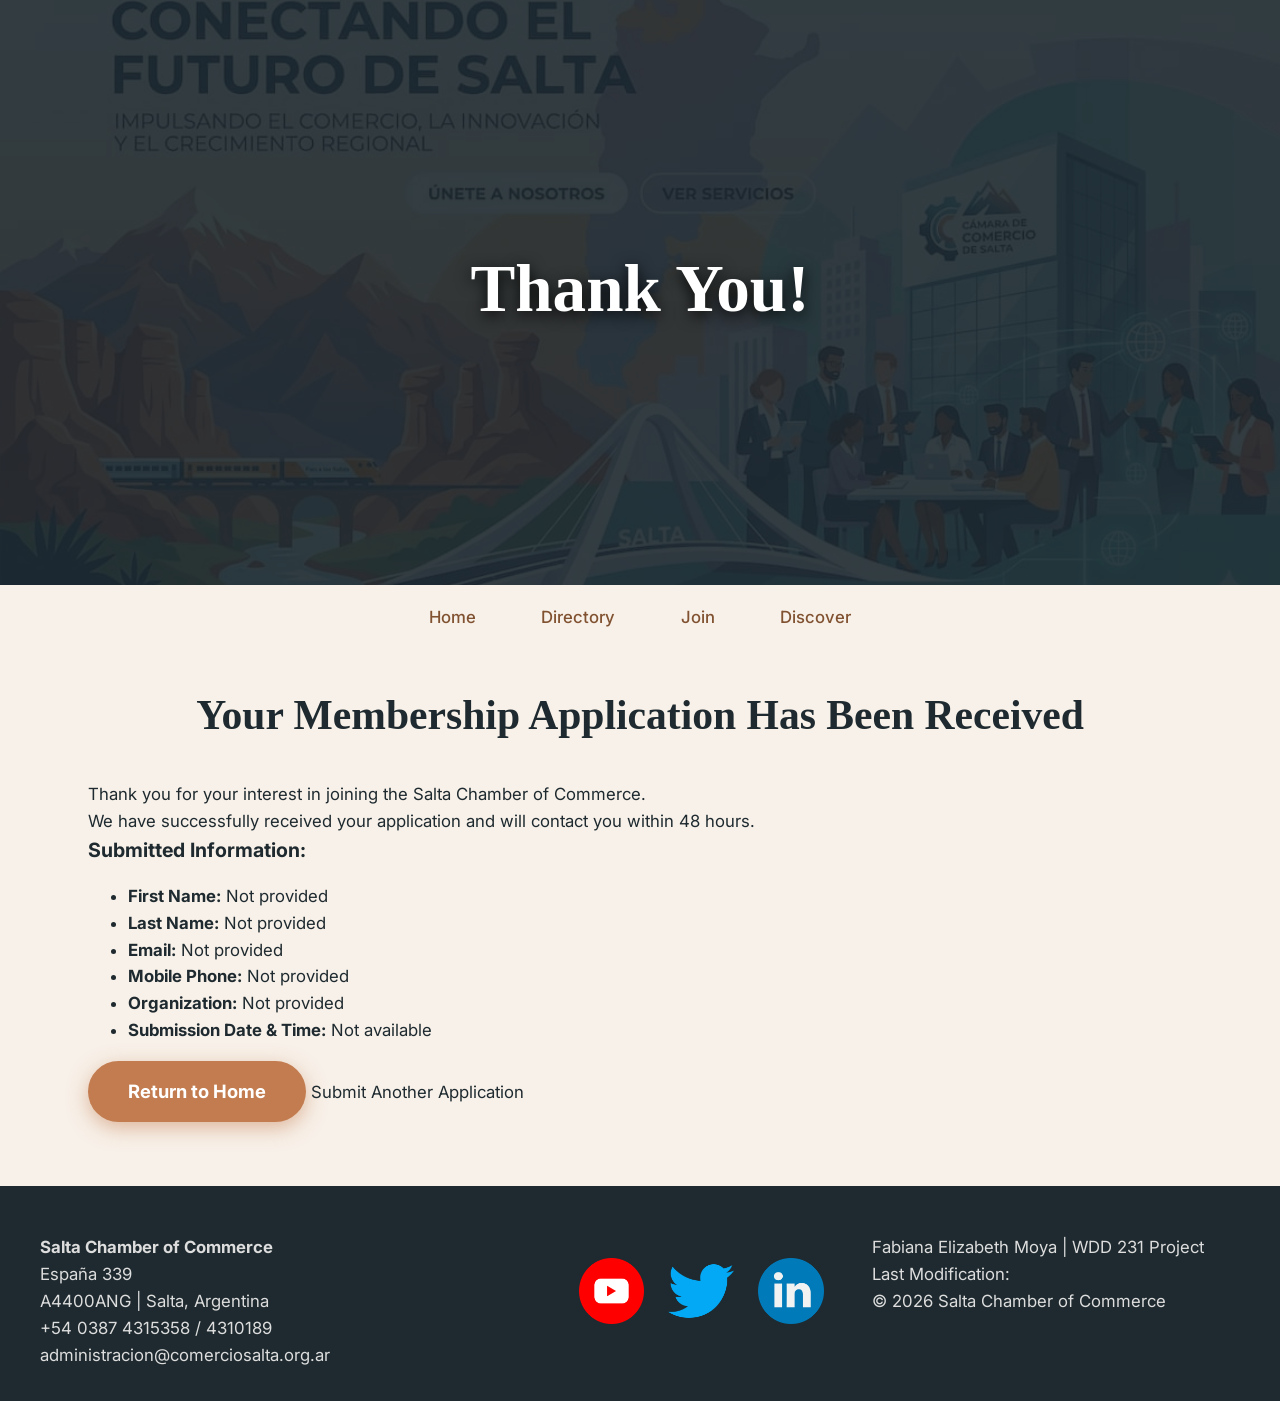
<file: chamber/thankyou.html>
<!DOCTYPE html>
<html lang="en">

<head>
    <meta charset="UTF-8">
    <meta name="viewport" content="width=device-width, initial-scale=1.0">
    <title>Thank You - Salta Chamber of Commerce</title>
    <meta name="description"
        content="Your membership application has been received. Thank you for joining the Salta Chamber of Commerce.">
    <meta name="author" content="Fabiana Elizabeth Moya">

    <!-- Google Fonts -->
    <link rel="preconnect" href="https://fonts.googleapis.com">
    <link rel="preconnect" href="https://fonts.gstatic.com" crossorigin>
    <link
        href="https://fonts.googleapis.com/css2?family=Georgia:wght@400;700&family=Inter:wght@400;500;600;700&display=swap"
        rel="stylesheet">

    <!-- CSS Files -->
    <link rel="stylesheet" href="styles/normalize.css">
    <link rel="stylesheet" href="styles/small.css">
    <link rel="stylesheet" href="styles/larger.css">

    <!-- Favicon -->
    <link rel="icon" type="image/svg+xml" href="images/favicon.svg">
</head>

<body>

    <!-- HEADER -->
    <header>
        <div class="hero-container">
            <img src="images/hero-placeholder.jpg" alt="Thank you for applying to the Salta Chamber of Commerce"
                class="hero-image">
            <div class="hero-overlay">
                <h1>Thank You!</h1>
            </div>
        </div>
    </header>

    <!-- NAVIGATION -->
    <nav>
        <ul class="nav-list">
            <li><a href="index.html">Home</a></li>
            <li><a href="directory.html">Directory</a></li>
            <li><a href="join.html">Join</a></li>
            <li><a href="discover.html">Discover</a></li>
        </ul>
    </nav>

    <!-- MAIN -->
    <main>
        <div class="thankyou-container">
            <div class="thankyou-box">
                <h2>Your Membership Application Has Been Received</h2>
                <p class="thankyou-message">
                    Thank you for your interest in joining the Salta Chamber of Commerce.<br>
                    We have successfully received your application and will contact you within 48 hours.
                </p>

                <div class="submitted-data">
                    <h3>Submitted Information:</h3>
                    <ul id="submitted-info">
                        <!-- Data will be filled by JavaScript -->
                    </ul>
                </div>

                <div class="thankyou-actions">
                    <a href="index.html" class="cta-btn">Return to Home</a>
                    <a href="join.html" class="secondary-btn">Submit Another Application</a>
                </div>
            </div>
        </div>
    </main>

    <!-- FOOTER -->
    <footer>
        <div class="footer-content">
            <div class="contact-info">
                <p><strong>Salta Chamber of Commerce</strong></p>
                <p>España 339</p>
                <p>A4400ANG | Salta, Argentina</p>
                <p>+54 0387 4315358 / 4310189</p>
                <p>administracion@comerciosalta.org.ar</p>
            </div>

            <div class="social-icons">
                <a href="#"><img src="images/youtube.png" alt="YouTube"></a>
                <a href="#"><img src="images/twitter.png" alt="Twitter / X"></a>
                <a href="#"><img src="images/linkedin.png" alt="LinkedIn"></a>
            </div>

            <div class="development-info">
                <p>Fabiana Elizabeth Moya | WDD 231 Project</p>
                <p id="last-modified">Last Modification: </p>
                <p>© 2026 Salta Chamber of Commerce</p>
            </div>
        </div>
    </footer>

    <script>
        // Get data from URL parameters
        const urlParams = new URLSearchParams(window.location.search);

        const submittedInfo = document.getElementById('submitted-info');

        submittedInfo.innerHTML = `
            <li><strong>First Name:</strong> ${urlParams.get('firstName') || 'Not provided'}</li>
            <li><strong>Last Name:</strong> ${urlParams.get('lastName') || 'Not provided'}</li>
            <li><strong>Email:</strong> ${urlParams.get('email') || 'Not provided'}</li>
            <li><strong>Mobile Phone:</strong> ${urlParams.get('phone') || 'Not provided'}</li>
            <li><strong>Organization:</strong> ${urlParams.get('organization') || 'Not provided'}</li>
            <li><strong>Submission Date & Time:</strong> ${urlParams.get('timestamp') || 'Not available'}</li>
        `;
    </script>

</body>

</html>
</file>
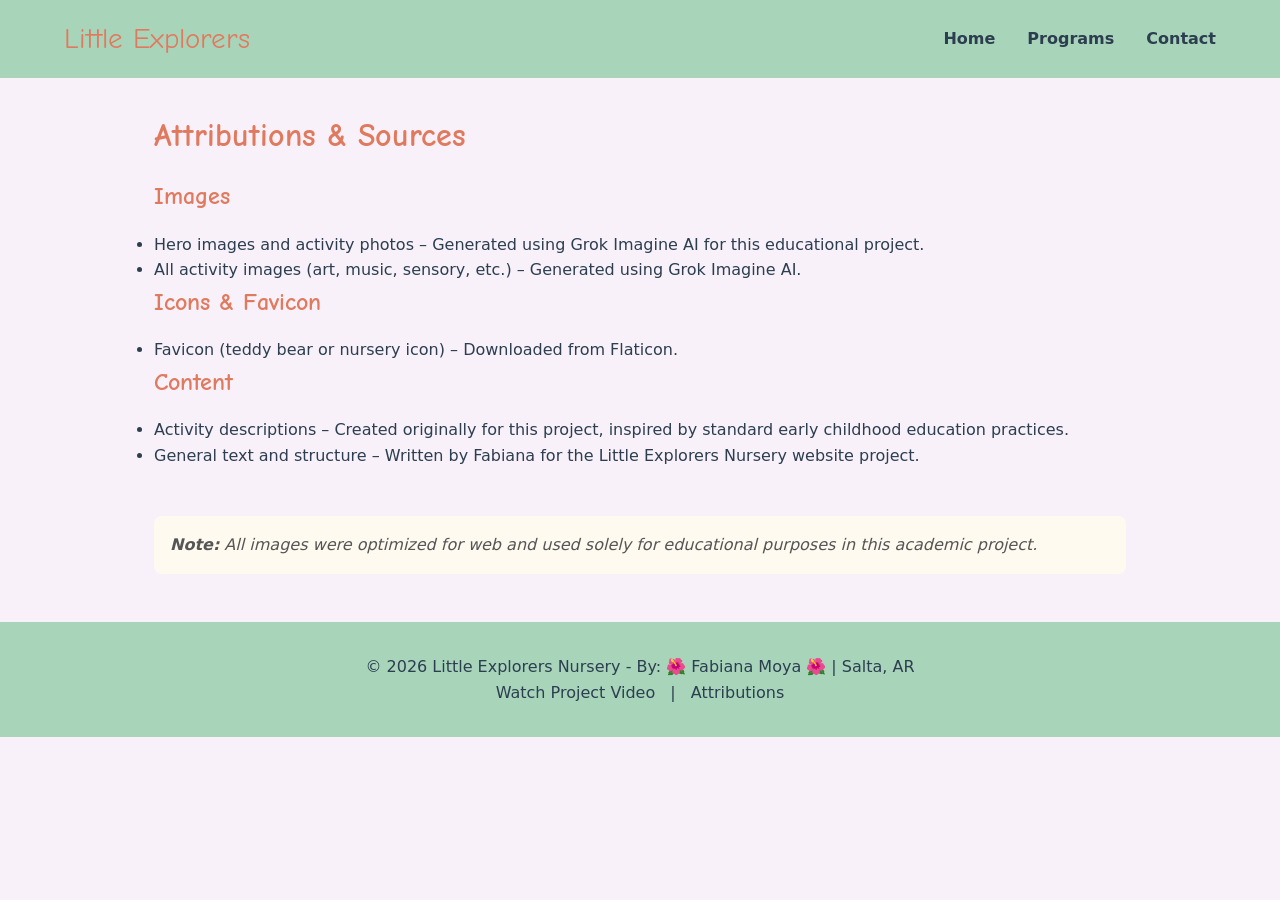
<file: final-project/attributions.html>
<!DOCTYPE html>
<html lang="en">

<head>
    <meta charset="UTF-8">
    <meta name="viewport" content="width=device-width, initial-scale=1.0">
    <meta name="description"
        content="Attributions and sources for images, icons and content used in Little Explorers Nursery website project.">
    <meta name="author" content="Fabiana">

    <!-- Open Graph Meta Tags -->
    <meta property="og:title" content="Attributions - Little Explorers Nursery">
    <meta property="og:description"
        content="Image sources, icons, and content attributions for the Little Explorers Nursery website project.">
    <meta property="og:image" content="https://fabym93.github.io/wdd231/final-project/cognitive.jpg">
    <meta property="og:url" content="https://fabym93.github.io/wdd231/final-project/attributions.html">
    <meta property="og:type" content="website">

    <!-- Favicon -->
    <link rel="icon" href="favicon.ico" type="image/x-icon">
    <link rel="apple-touch-icon" href="apple-touch-icon.png">

    <!-- Google Fonts - -->
    <link rel="preconnect" href="https://fonts.googleapis.com">
    <link rel="preconnect" href="https://fonts.gstatic.com" crossorigin>
    <link href="https://fonts.googleapis.com/css2?family=Comic+Neue:wght@400;700&amp;family=Segoe+UI&amp;display=swap"
        rel="stylesheet">

    <!-- CSS Files -->
    <link rel="stylesheet" href="styles/styles.css">
    <link rel="stylesheet" href="styles/reset.css">

    <title>Attributions - Little Explorers Nursery</title>
</head>

<body>
    <header>
        <a href="index.html" class="logo">Little Explorers</a>
        <span class="hamburger" id="hamburger">☰</span>
        <nav>
            <ul id="nav-menu">
                <li><a href="index.html">Home</a></li>
                <li><a href="programs.html">Programs</a></li>
                <li><a href="contact.html">Contact</a></li>
            </ul>
        </nav>
    </header>

    <main>
        <h1>Attributions &amp; Sources</h1>

        <h2>Images</h2>
        <ul>
            <li>Hero images and activity photos – Generated using Grok Imagine AI for this educational project.</li>
            <li>All activity images (art, music, sensory, etc.) – Generated using Grok Imagine AI.</li>
        </ul>

        <h2>Icons &amp; Favicon</h2>
        <ul>
            <li>Favicon (teddy bear or nursery icon) – Downloaded from Flaticon.</li>
        </ul>

        <h2>Content</h2>
        <ul>
            <li>Activity descriptions – Created originally for this project, inspired by standard early childhood
                education practices.</li>
            <li>General text and structure – Written by Fabiana for the Little Explorers Nursery website project.</li>
        </ul>

        <p class="note">
            <strong>Note:</strong> All images were optimized for web and used solely for educational purposes in this
            academic project.
        </p>
    </main>

    <footer>
        <p>&copy; 2026 Little Explorers Nursery - By: 🌺 Fabiana Moya 🌺 | Salta, AR</p>
        <p>
            <a href="https://youtu.be/WhQfQsPPhZM" target="_blank">Watch Project Video</a> |
            <a href="attributions.html">Attributions</a>
        </p>
    </footer>

    <script defer src="script.js"></script>
</body>

</html>
</file>
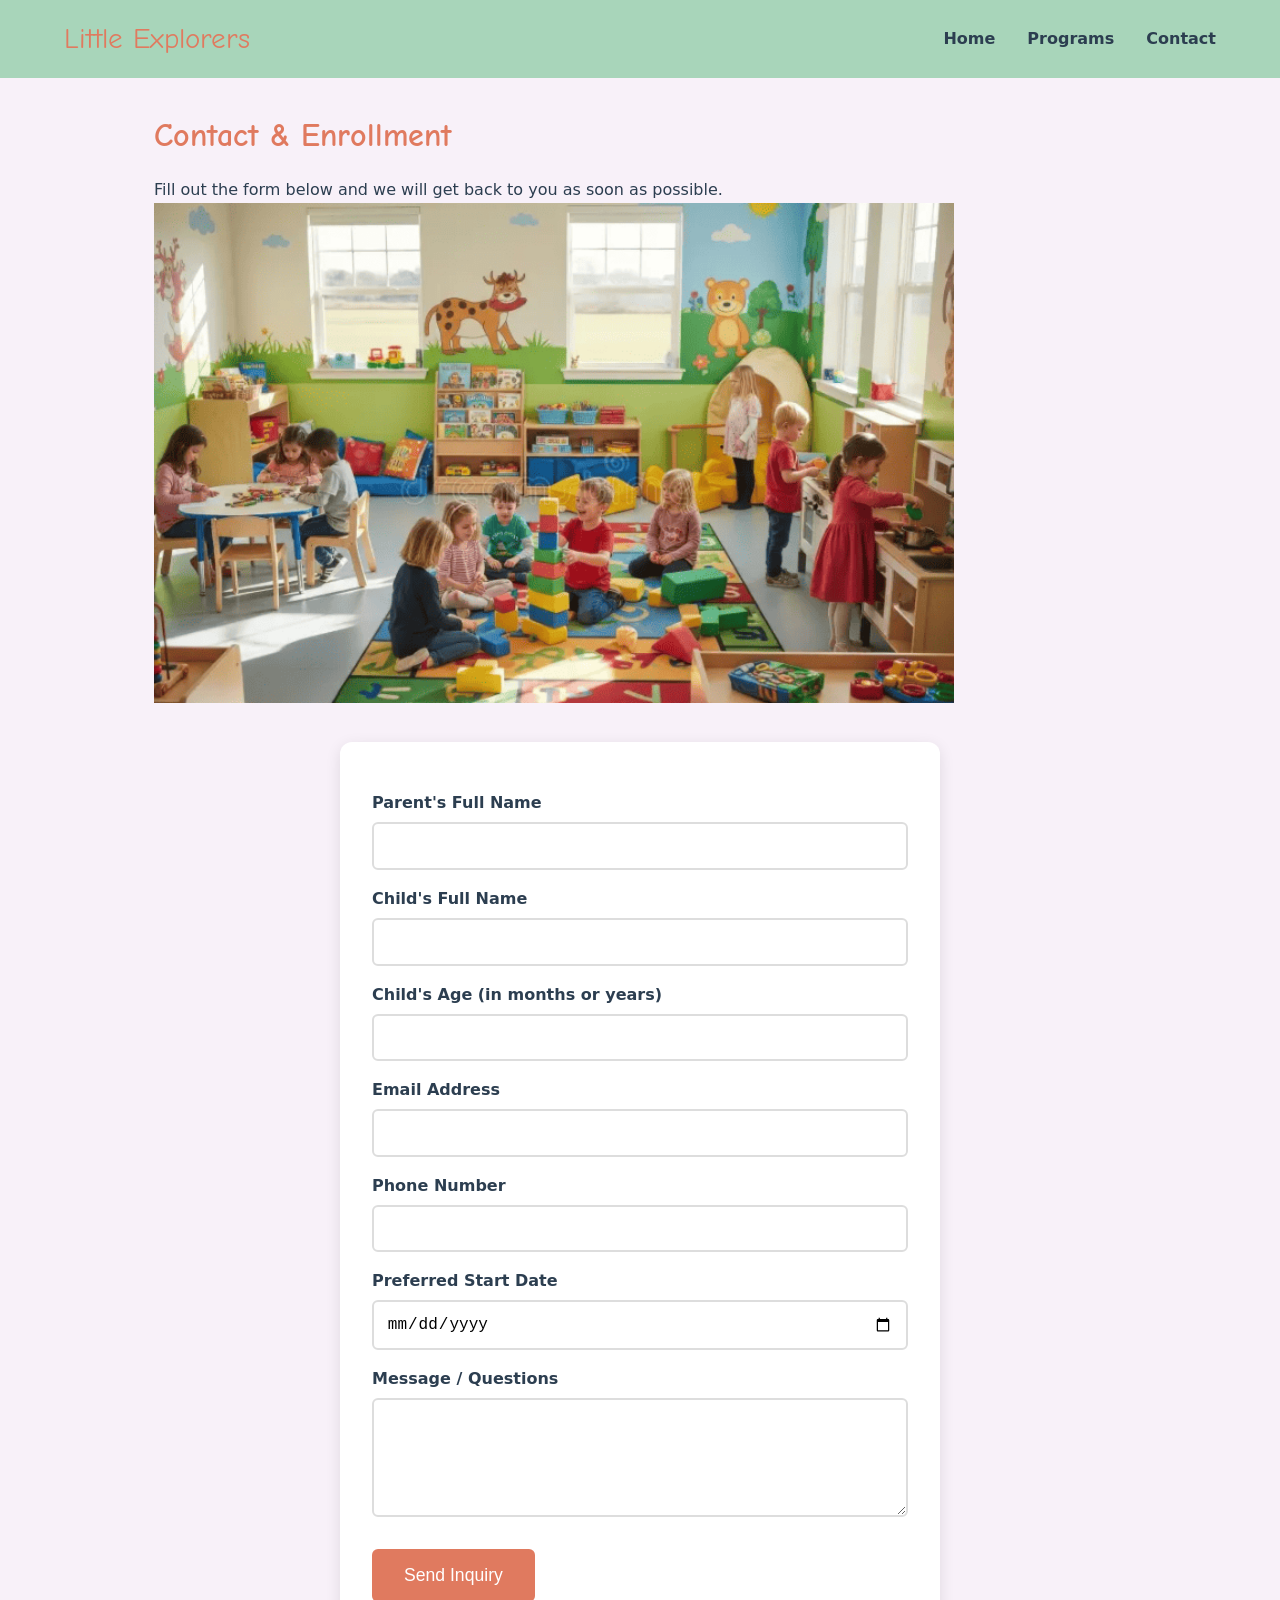
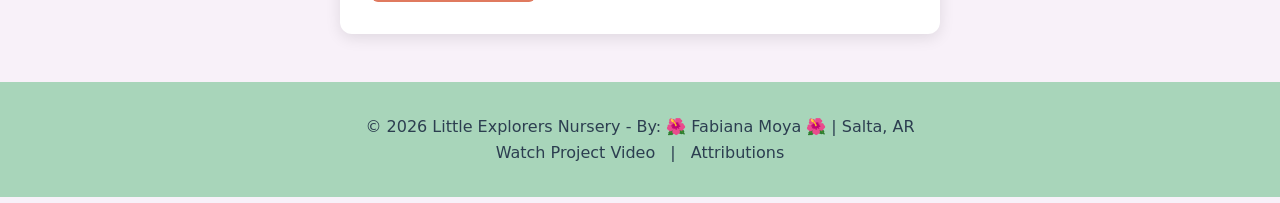
<file: final-project/contact.html>
<!DOCTYPE html>
<html lang="en">

<head>
    <meta charset="UTF-8">
    <meta name="viewport" content="width=device-width, initial-scale=1.0">
    <meta name="description" content="Contact Little Explorers Nursery in Salta for enrollment, visits, and inquiries.">
    <meta name="author" content="Fabiana">

    <!-- Open Graph Meta Tags -->
    <meta property="og:title" content="Contact Us - Little Explorers Nursery">
    <meta property="og:description"
        content="Get in touch with Little Explorers Nursery in Salta for enrollment and information.">
    <meta property="og:image" content="https://https://fabym93.github.io/wdd231/final-project/images/hero.jpg.png">
    <meta property="og:url" content="https://fabym93.github.io/wdd231/final-project/contact.html">
    <meta property="og:type" content="website">

    <!-- Favicon -->
    <link rel="icon" href="favicon.ico" type="image/x-icon">
    <link rel="apple-touch-icon" href="apple-touch-icon.png">

    <!-- Google Fonts -->
    <link rel="preconnect" href="https://fonts.googleapis.com">
    <link rel="preconnect" href="https://fonts.gstatic.com" crossorigin>
    <link href="https://fonts.googleapis.com/css2?family=Comic+Neue:wght@400;700&amp;family=Segoe+UI&amp;display=swap"
        rel="stylesheet">

    <!-- CSS Files ) -->
    <link rel="stylesheet" href="styles/styles.css">
    <link rel="stylesheet" href="styles/reset.css">

    <title>Little Explorers Nursery | Contact</title>
</head>

<body>
    <header>
        <a href="index.html" class="logo">Little Explorers</a>
        <span class="hamburger" id="hamburger">☰</span>
        <nav>
            <ul id="nav-menu">
                <li><a href="index.html">Home</a></li>
                <li><a href="programs.html">Programs</a></li>
                <li><a href="contact.html">Contact</a></li>
            </ul>
        </nav>
    </header>

    <main>
        <h1>Contact & Enrollment</h1>
        <p>Fill out the form below and we will get back to you as soon as possible.</p>

        <!-- Contact Image -  -->
        <img src="images/hero.jpg.png" alt="Little Explorers Nursery building and playground in Salta" width="800 "
            height="500" loading="lazy">

        <form id="enrollment-form" action="form-success.html" method="get">
            <label for="parentName">Parent's Full Name</label>
            <input type="text" id="parentName" name="parentName" required>

            <label for="childName">Child's Full Name</label>
            <input type="text" id="childName" name="childName" required>

            <label for="childAge">Child's Age (in months or years)</label>
            <input type="text" id="childAge" name="childAge" required>

            <label for="email">Email Address</label>
            <input type="email" id="email" name="email" required>

            <label for="phone">Phone Number</label>
            <input type="tel" id="phone" name="phone" required>

            <label for="startDate">Preferred Start Date</label>
            <input type="date" id="startDate" name="startDate">

            <label for="message">Message / Questions</label>
            <textarea id="message" name="message" rows="5"></textarea>

            <button type="submit">Send Inquiry</button>
        </form>
    </main>

    <footer>
        <p>&copy; 2026 Little Explorers Nursery - By: 🌺 Fabiana Moya 🌺 | Salta, AR</p>
        <p>
            <a href="https://youtu.be/WhQfQsPPhZM" target="_blank">Watch Project Video</a> |
            <a href="attributions.html">Attributions</a>
        </p>
    </footer>

    <script src="script.js"></script>
</body>

</html>
</file>
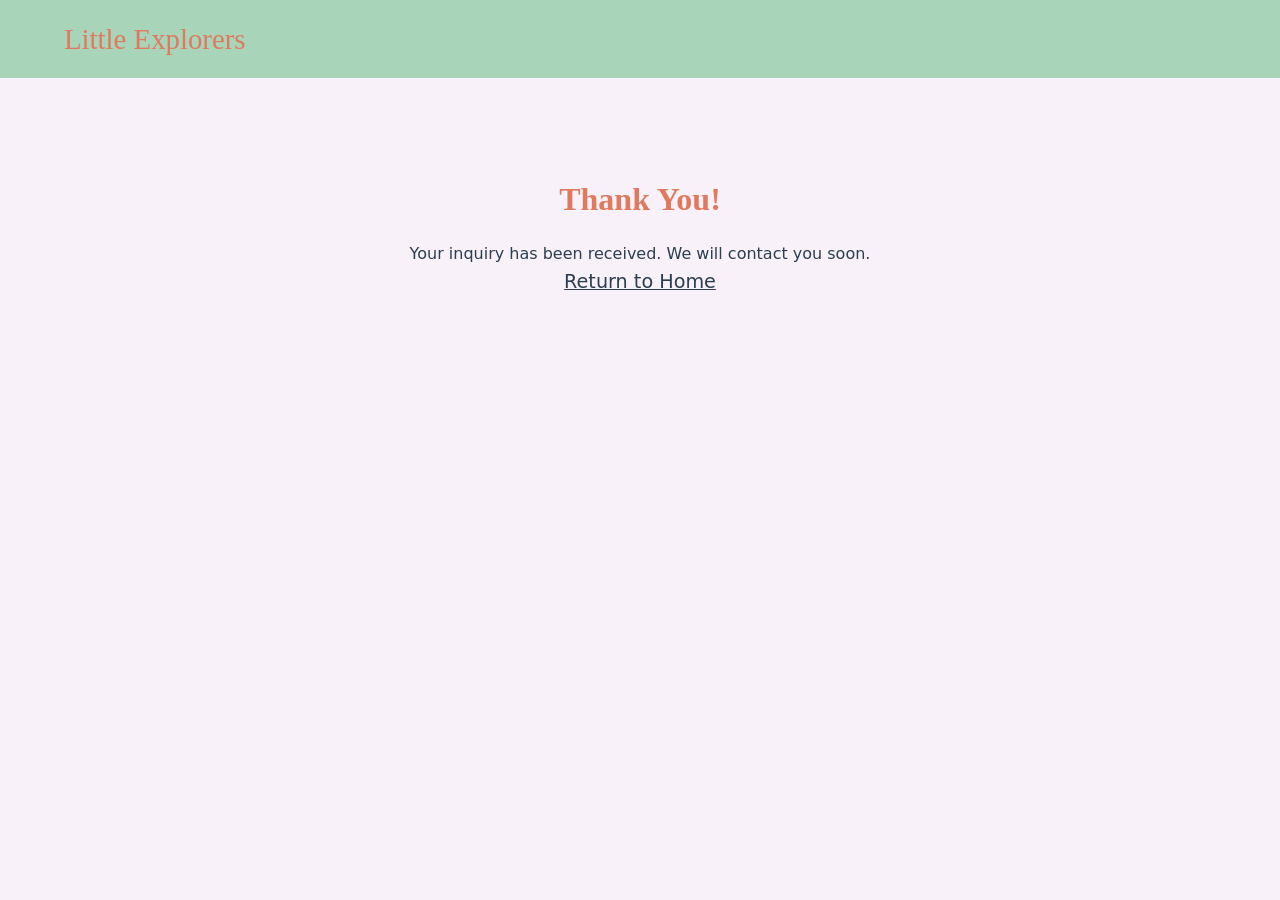
<file: final-project/form-success.html>
<!DOCTYPE html>
<html lang="en">

<head>
    <meta charset="UTF-8">
    <meta name="viewport" content="width=device-width, initial-scale=1.0">
    <title>Form Received - Little Explorers Nursery</title>
    <link rel="stylesheet" href="styles/styles.css">
</head>

<body>
    <header>
        <a href="index.html" class="logo">Little Explorers</a>
    </header>
    <main style="text-align:center; padding:4rem 1rem;">
        <h1>Thank You!</h1>
        <p>Your inquiry has been received. We will contact you soon.</p>
        <a href="index.html" style="color:var(--coral); font-size:1.2rem;">Return to Home</a>
    </main>
</body>

</html>
</file>
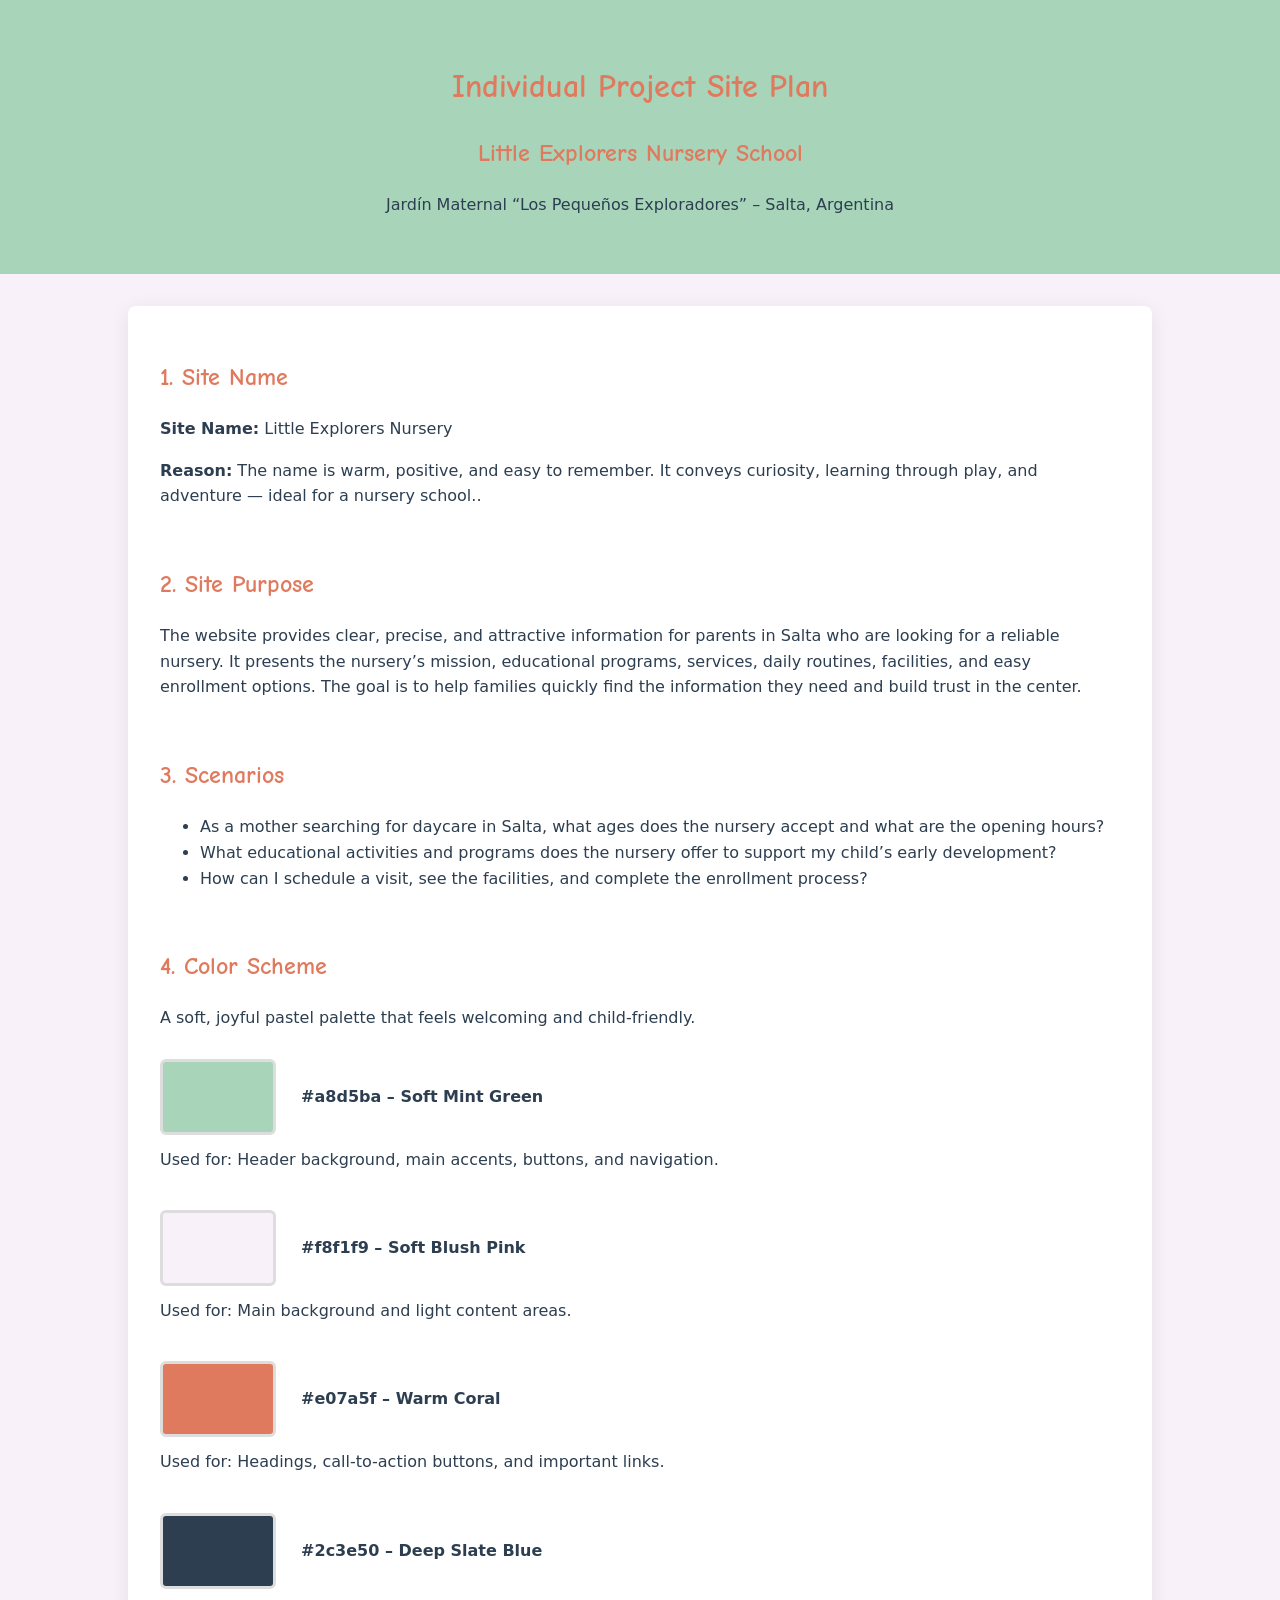
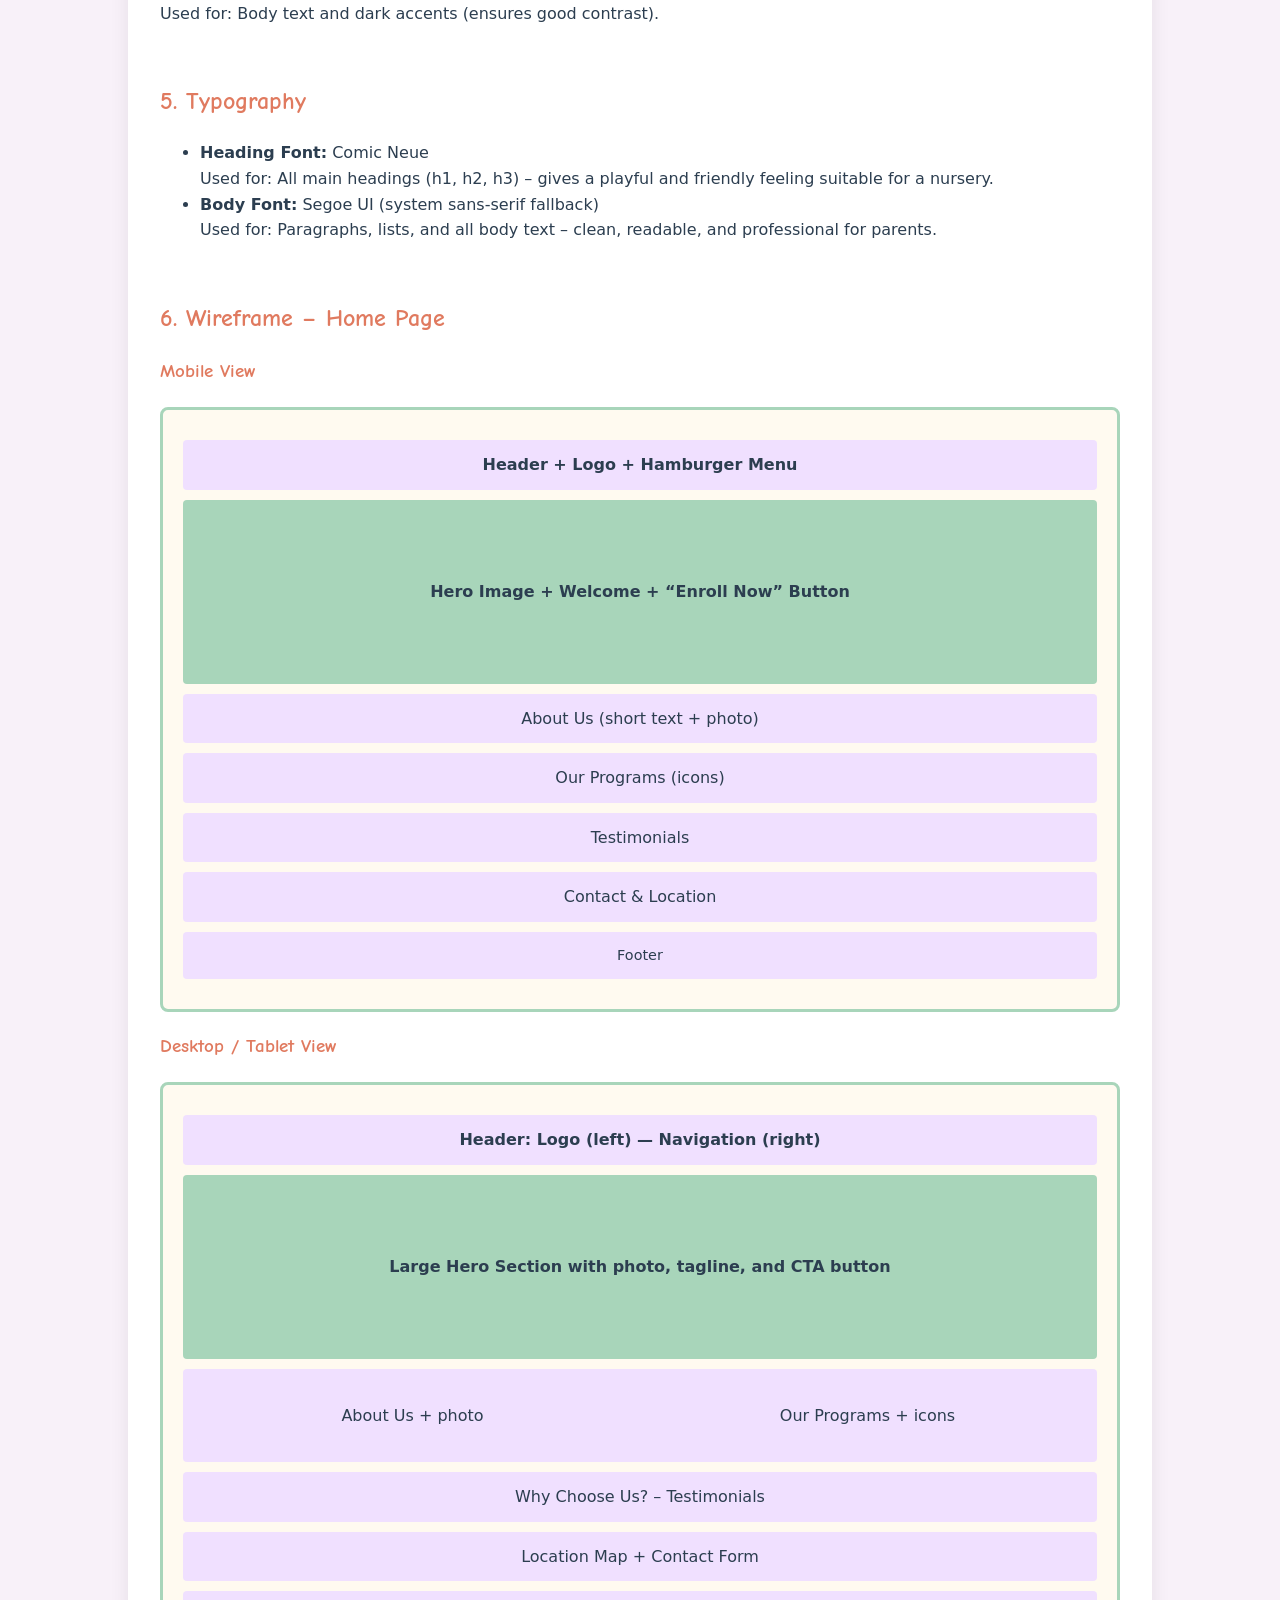
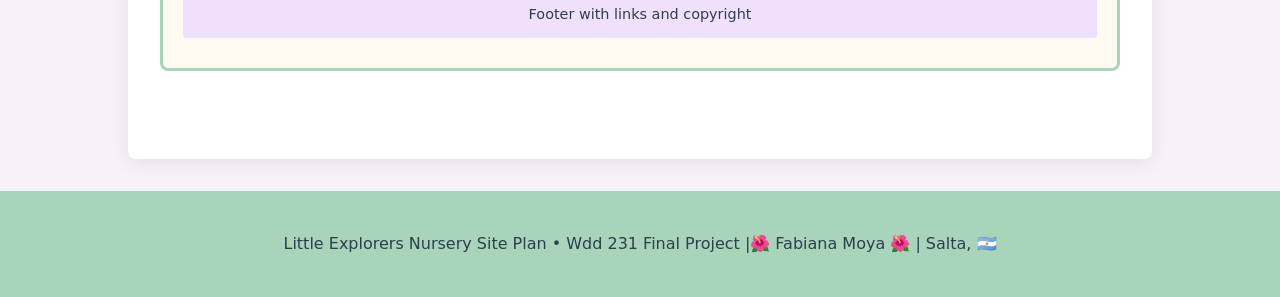
<file: final-project/site-plan.html>
<!DOCTYPE html>
<html lang="en">

<head>
    <meta charset="UTF-8">
    <meta name="viewport" content="width=device-width, initial-scale=1.0">
    <title>Site Plan - Little Explorers Nursery</title>
    <link rel="stylesheet" href="styles/site-plan.css">
    <link href="https://fonts.googleapis.com/css2?family=Comic+Neue:wght@400;700&family=Segoe+UI&display=swap"
        rel="stylesheet">
</head>

<body>

    <header>
        <h1>Individual Project Site Plan</h1>
        <h2>Little Explorers Nursery School</h2>
        <p>Jardín Maternal “Los Pequeños Exploradores” – Salta, Argentina</p>
    </header>

    <main>

        <!-- 1. Site Name -->
        <section>
            <h2>1. Site Name</h2>
            <p><strong>Site Name:</strong> Little Explorers Nursery</p>
            <p><strong>Reason:</strong> The name is warm, positive, and easy to remember. It conveys curiosity, learning
                through play, and adventure — ideal for a nursery school..</p>
        </section>

        <!-- 2. Site Purpose -->
        <section>
            <h2>2. Site Purpose</h2>
            <p>The website provides clear, precise, and attractive information for parents in Salta who are looking for
                a reliable nursery. It presents the nursery’s mission, educational programs, services, daily routines,
                facilities, and easy enrollment options. The goal is to help families quickly find the information they
                need and build trust in the center.</p>
        </section>

        <!-- 3. Scenarios -->
        <section>
            <h2>3. Scenarios</h2>
            <ul>
                <li>As a mother searching for daycare in Salta, what ages does the nursery accept and what are the
                    opening hours?</li>
                <li>What educational activities and programs does the nursery offer to support my child’s early
                    development?</li>
                <li>How can I schedule a visit, see the facilities, and complete the enrollment process?</li>
            </ul>
        </section>

        <!-- 4. Color Scheme -->
        <section>
            <h2>4. Color Scheme</h2>
            <p>A soft, joyful pastel palette that feels welcoming and child-friendly.</p>

            <div class="color-swatch mint"></div>
            <strong>#a8d5ba – Soft Mint Green</strong><br>
            Used for: Header background, main accents, buttons, and navigation.<br><br>

            <div class="color-swatch blush"></div>
            <strong>#f8f1f9 – Soft Blush Pink</strong><br>
            Used for: Main background and light content areas.<br><br>

            <div class="color-swatch coral"></div>
            <strong>#e07a5f – Warm Coral</strong><br>
            Used for: Headings, call-to-action buttons, and important links.<br><br>

            <div class="color-swatch slate"></div>
            <strong>#2c3e50 – Deep Slate Blue</strong><br>
            Used for: Body text and dark accents (ensures good contrast).
        </section>

        <!-- 5. Typography -->
        <section>
            <h2>5. Typography</h2>
            <ul>
                <li><strong>Heading Font:</strong> Comic Neue<br>
                    Used for: All main headings (h1, h2, h3) – gives a playful and friendly feeling suitable for a
                    nursery.</li>
                <li><strong>Body Font:</strong> Segoe UI (system sans-serif fallback)<br>
                    Used for: Paragraphs, lists, and all body text – clean, readable, and professional for parents.</li>
            </ul>
        </section>

        <!-- 6. Wireframe -->
        <section>
            <h2>6. Wireframe – Home Page</h2>

            <h3>Mobile View</h3>
            <div class="wireframe mobile">
                <p><strong>Header + Logo + Hamburger Menu</strong></p>
                <div class="hero">Hero Image + Welcome + “Enroll Now” Button</div>
                <div class="section">About Us (short text + photo)</div>
                <div class="section">Our Programs (icons)</div>
                <div class="section">Testimonials</div>
                <div class="cta">Contact &amp; Location</div>
                <p class="footer">Footer</p>
            </div>

            <h3>Desktop / Tablet View</h3>
            <div class="wireframe desktop">
                <p><strong>Header: Logo (left) — Navigation (right)</strong></p>
                <div class="hero">Large Hero Section with photo, tagline, and CTA button</div>
                <div style="display:flex; gap:20px;">
                    <div class="half">About Us + photo</div>
                    <div class="half">Our Programs + icons</div>
                </div>
                <div class="section">Why Choose Us? – Testimonials</div>
                <div class="section">Location Map + Contact Form</div>
                <p class="footer">Footer with links and copyright</p>
            </div>
        </section>

    </main>

    <footer>
        <p>Little Explorers Nursery Site Plan • Wdd 231 Final Project |🌺 Fabiana Moya 🌺 | Salta, 🇦🇷</p>
    </footer>

</body>

</html>
</file>
<file: chamber/styles/small.css>
/* ====================== ROOT VARIABLES ====================== */
:root {
    --primary: #C37C4F;
    --secondary: #E8B923;
    --accent: #2C3E2F;
    --dark: #1E2A2F;
    --light: #F8F1E9;

    --font-heading: Georgia, serif;
    --font-body: 'Inter', system-ui, sans-serif;
}

/* ====================== GENERAL ====================== */
body {
    background-color: var(--light);
    color: var(--dark);
    font-family: var(--font-body);
    line-height: 1.6;
    font-size: 1.05rem;
}

/* ====================== HERO ====================== */
.hero-container {
    position: relative;
    height: 55vh;
    min-height: 380px;
    overflow: hidden;
}

.hero-image {
    width: 100%;
    height: 100%;
    object-fit: cover;
    filter: brightness(0.80);
}

.hero-overlay {
    position: absolute;
    inset: 0;
    background: rgba(30, 42, 47, 0.88);
    display: flex;
    flex-direction: column;
    justify-content: center;
    align-items: center;
    text-align: center;
    padding: 1.5rem;
}

.hero-overlay h1 {
    font-family: var(--font-heading);
    font-size: 2.8rem;
    color: #FFFFFF;
    text-shadow: 0 4px 15px rgba(0, 0, 0, 0.9);
    margin-bottom: 0.5rem;
}

.hero-overlay p {
    font-size: 1.25rem;
    color: #FFFFFF;
    max-width: 520px;
    margin-bottom: 2rem;
    text-shadow: 0 2px 8px rgba(0, 0, 0, 0.7);
}

/* CTA Button */
.cta-btn {
    background-color: var(--primary);
    color: #FFFFFF;
    padding: 1rem 2.5rem;
    border: none;
    border-radius: 50px;
    font-size: 1.15rem;
    font-weight: 700;
    text-decoration: none;
    display: inline-block;
    box-shadow: 0 6px 20px rgba(195, 124, 79, 0.5);
    transition: all 0.3s ease;
}

.cta-btn:hover {
    background-color: #A56A3F;
    transform: translateY(-4px);
}

/* ====================== NAVIGATION ====================== */
.nav-list {
    display: flex;
    flex-wrap: wrap;
    justify-content: center;
    gap: 1.4rem;
    list-style: none;
    padding: 1rem 0.5rem;
    margin: 0;
}

.nav-list a {
    color: #815231;
    font-weight: 500;
    padding: 0.4rem 0.8rem;
}

.nav-list a:hover,
.nav-list a.active {
    color: var(--secondary);
}

/* ====================== MAIN ====================== */
main {
    max-width: 1200px;
    margin: 2rem auto;
    padding: 0 1rem;
}

main h2 {
    color: var(--dark);
    font-family: var(--font-heading);
    text-align: center;
    font-size: 2.6rem;
    margin-bottom: 2rem;
}

/* View Toggle */
.view-toggle {
    display: flex;
    justify-content: center;
    gap: 1rem;
    margin-bottom: 2.5rem;
}

.view-toggle button {
    padding: 0.8rem 2rem;
    background: white;
    color: var(--dark);
    border: 2px solid var(--primary);
    border-radius: 30px;
    font-weight: 600;
    cursor: pointer;
}

.view-toggle button.active,
.view-toggle button:hover {
    background: var(--primary);
    color: #FFFFFF;
}

/* ====================== INFO GRID & SPOTLIGHT ====================== */
.info-grid,
.spotlight-grid {
    display: grid;
    gap: 1.5rem;
    margin: 2.5rem 0;
}

.info-card,
.spotlight-card {
    background: white;
    border-radius: 12px;
    box-shadow: 0 8px 25px rgba(0, 0, 0, 0.1);
    padding: 1.5rem;
}

.info-card h3,
.spotlight-section h2,
.spotlight-body h3 {
    color: var(--dark);
    font-family: var(--font-heading);
}

.info-card h3 {
    margin-bottom: 1.2rem;
    font-size: 1.5rem;
    border-bottom: 3px solid var(--secondary);
    padding-bottom: 0.5rem;
}

.spotlight-card {
    overflow: hidden;
    transition: transform 0.3s ease;
}

.spotlight-card:hover {
    transform: translateY(-8px);
}

.spotlight-card img {
    width: 100%;
    height: 200px;
    object-fit: cover;
}

.spotlight-body {
    padding: 1.4rem;
}

.membership-level {
    display: inline-block;
    margin-top: 10px;
    padding: 6px 14px;
    background-color: var(--accent);
    color: #FFFFFF;
    font-size: 0.85rem;
    font-weight: 700;
    border-radius: 30px;
}

/* ====================== FOOTER ====================== */
footer {
    background-color: var(--dark);
    color: #ddd;
    padding: 3rem 1rem 2rem;
    margin-top: 4rem;
}

.footer-content {
    max-width: 1200px;
    margin: 0 auto;
    display: grid;
    grid-template-columns: 1fr;
    gap: 2.5rem;
    text-align: center;
}

.social-icons {
    display: flex;
    justify-content: center;
    gap: 1.5rem;
    font-size: 2rem;
    margin: 1.5rem 0;
}

.social-icons a:hover {
    color: var(--secondary);
}

/* ====================== JOIN PAGE ====================== */
.join-container {
    display: grid;
    grid-template-columns: 1fr;
    gap: 3rem;
    max-width: 1200px;
    margin: 2rem auto;
    padding: 0 1rem;
}

.membership-form {
    background: white;
    padding: 2rem;
    border-radius: 12px;
    box-shadow: 0 8px 25px rgba(0, 0, 0, 0.08);
}

.form-group {
    margin-bottom: 1.5rem;
}

.form-group label {
    display: block;
    margin-bottom: 0.5rem;
    font-weight: 600;
    color: var(--dark);
}

.form-group input,
.form-group select,
.form-group textarea {
    width: 100%;
    padding: 0.9rem 1rem;
    border: 2px solid #ddd;
    border-radius: 8px;
    font-size: 1rem;
    transition: border 0.3s;
}

.form-group input:focus,
.form-group select:focus,
.form-group textarea:focus {
    border-color: var(--primary);
    outline: none;
}

.submit-btn {
    background-color: var(--primary);
    color: #FFFFFF;
    padding: 1rem 2.5rem;
    border: none;
    border-radius: 50px;
    font-size: 1.1rem;
    font-weight: 700;
    cursor: pointer;
    width: 100%;
    margin-top: 1rem;
    transition: all 0.3s ease;
}

.submit-btn:hover {
    background-color: #A56A3F;
    transform: translateY(-3px);
}

/* Membership Level Cards */
.levels-grid {
    display: grid;
    grid-template-columns: 1fr;
    gap: 1.5rem;
}

.level-card {
    background: white;
    border-radius: 12px;
    padding: 1.8rem 1.5rem;
    text-align: center;
    box-shadow: 0 8px 25px rgba(0, 0, 0, 0.08);
    transition: all 0.4s ease;
}

.level-card:hover {
    transform: translateY(-10px);
    box-shadow: 0 15px 35px rgba(195, 124, 79, 0.2);
}

.level-card h3 {
    color: var(--primary);
    margin-bottom: 0.8rem;
    font-size: 1.6rem;
}

.level-card a.level-link {
    color: var(--accent);
    font-weight: 600;
    text-decoration: none;
    display: inline-block;
    margin-top: 1rem;
}

.level-card a.level-link:hover {
    text-decoration: underline;
}

/* ====================== MODAL ====================== */
.modal {
    display: none;
    position: fixed;
    inset: 0;
    background-color: rgba(0, 0, 0, 0.75);
    z-index: 9999;
    align-items: center;
    justify-content: center;
}

.modal-content {
    background-color: white;
    border-radius: 12px;
    width: 90%;
    max-width: 500px;
    max-height: 85vh;
    overflow-y: auto;
    padding: 2rem;
    position: relative;
    box-shadow: 0 15px 40px rgba(0, 0, 0, 0.3);
}

.close-modal {
    position: absolute;
    top: 15px;
    right: 20px;
    font-size: 2rem;
    cursor: pointer;
    color: #666;
}

.close-modal:hover {
    color: var(--primary);
}

/* ====================== DISCOVER PAGE ====================== */
.intro-text {
    text-align: center;
    font-size: 1.1rem;
    color: var(--dark);
    max-width: 700px;
    margin: 0 auto 2rem;
}

.discover-grid {
    display: grid;
    gap: 1.5rem;
    margin: 2rem 0;
}

.discover-card {
    background: white;
    border-radius: 12px;
    overflow: hidden;
    box-shadow: 0 8px 25px rgba(0, 0, 0, 0.1);
    transition: transform 0.3s ease;
}

.discover-card:hover {
    transform: translateY(-8px);
}

.discover-card figure {
    margin: 0;
}

.discover-card img {
    width: 100%;
    height: 200px;
    object-fit: cover;
    transition: transform 0.4s ease;
}

.discover-card h3 {
    padding: 1rem 1.2rem 0.5rem;
    margin: 0;
    color: var(--dark);
    font-family: var(--font-heading);
}

.discover-card address {
    padding: 0 1.2rem;
    font-style: normal;
    color: var(--primary);
    font-size: 0.95rem;
}

.discover-card p {
    padding: 0.5rem 1.2rem 1.2rem;
    margin: 0;
    color: var(--dark);
}

.learn-more-btn {
    display: block;
    width: 100%;
    background: var(--primary);
    color: #FFFFFF;
    border: none;
    padding: 0.9rem;
    font-weight: 600;
    cursor: pointer;
    transition: background 0.3s;
}

.learn-more-btn:hover {
    background: #A56A3F;
}

.visit-message {
    background: #fff3cd;
    color: #856404;
    padding: 1rem;
    border-radius: 8px;
    margin: 1.5rem 0;
    text-align: center;
    font-weight: 500;
}

/* ====================== RESPONSIVE ====================== */
@media (min-width: 768px) {
    .hero-overlay h1 {
        font-size: 3.4rem;
    }

    main {
        padding: 0 2rem;
    }

    .info-grid,
    .spotlight-grid {
        grid-template-columns: 1fr 1fr 1fr;
        gap: 2rem;
    }

    .discover-grid {
        gap: 2rem;
    }

    .discover-card img {
        height: 220px;
    }

    .join-container {
        grid-template-columns: 2fr 1fr;
        gap: 4rem;
        align-items: start;
    }

    .membership-form {
        padding: 2.5rem;
    }

    .modal-content {
        width: 80%;
        max-width: 550px;
    }
}

@media (min-width: 1024px) {
    .join-container {
        gap: 5rem;
    }
}
</file>
<file: chamber/styles/larger.css>
/* ====================== LARGER.CSS - DESKTOP STYLES ====================== */

/* ====================== GENERAL DESKTOP ====================== */
@media (min-width: 768px) {

    .hero-container {
        height: 65vh;
        min-height: 500px;
    }

    .hero-overlay h1 {
        font-size: 3.8rem;
    }

    .nav-list {
        gap: 2.5rem;
        padding: 1.2rem 0;
    }

    main {
        padding: 0 2rem;
    }

    .info-grid,
    .spotlight-grid {
        gap: 2rem;
    }

    .spotlight-card img {
        height: 230px;
    }

    .footer-content {
        grid-template-columns: 2fr 1fr 1.5fr;
        text-align: left;
        gap: 3rem;
    }

    .social-icons {
        justify-content: flex-start;
    }

    /* Join Page */
    .join-container {
        grid-template-columns: 2fr 1fr;
        gap: 4rem;
        align-items: start;
    }

    .membership-form {
        padding: 3rem;
    }

    .level-card {
        padding: 2.2rem 1.8rem;
    }

    .levels-grid {
        gap: 2rem;
    }

    /* Discover Page */
    .discover-grid {
        gap: 2rem;
    }

    .discover-card img {
        height: 220px;
    }
}

/* ====================== MEDIUM / TABLET ====================== */
@media (min-width: 641px) and (max-width: 1024px) {
    .discover-grid {
        grid-template-columns: repeat(2, 1fr);
        grid-template-areas:
            "card1 card2"
            "card3 card4"
            "card5 card6"
            "card7 card8";
    }
}

/* ====================== LARGE DESKTOP ====================== */
@media (min-width: 1025px) {

    main {
        padding: 0 3rem;
    }

    .hero-overlay h1 {
        font-size: 4.2rem;
    }

    .info-card {
        padding: 2rem;
    }

    .discover-grid {
        grid-template-columns: repeat(3, 1fr);
        grid-template-areas:
            "card1 card2 card3"
            "card4 card5 card6"
            "card7 card8 .";
    }

    .discover-card img {
        height: 240px;
    }

    .join-container {
        gap: 5rem;
    }
}
</file>
<file: final-project/styles/styles.css>
/* ============================================= */
/* styles.css - Little Explorers Nursery         */
/* ============================================= */

/* Reset  */
* {
    margin: 0;
    padding: 0;
    box-sizing: border-box;
}

body {
    font-family: 'Segoe UI', system-ui, sans-serif;
    background-color: #f8f1f9;
    color: #2c3e50;
    line-height: 1.6;
}

/* Header */
header {
    background-color: #a8d5ba;
    padding: 1rem 5%;
    display: flex;
    align-items: center;
    justify-content: space-between;
    flex-wrap: wrap;
}

.logo {
    font-family: 'Comic Neue', cursive;
    font-size: 1.8rem;
    color: #e07a5f;
    text-decoration: none;
}

.hamburger {
    display: none;
    font-size: 1.8rem;
    cursor: pointer;
    color: #2c3e50;
}

nav ul {
    display: flex;
    list-style: none;
    gap: 2rem;
}

nav a {
    color: #2c3e50;
    text-decoration: none;
    font-weight: 600;
}

nav a:hover {
    color: #e07a5f;
}

/* Responsive Navigation */
@media (max-width: 768px) {
    .hamburger {
        display: block;
    }

    nav ul {
        display: none;
        flex-direction: column;
        position: absolute;
        top: 100%;
        left: 0;
        width: 100%;
        background-color: #a8d5ba;
        padding: 1rem 5%;
        gap: 1rem;
    }

    nav ul.show {
        display: flex;
    }
}

/* Main Content */
main {
    max-width: 1100px;
    margin: 2rem auto;
    padding: 0 5%;
}

/* Typography */
h1,
h2,
h3 {
    font-family: 'Comic Neue', cursive;
    color: #e07a5f;
    margin-bottom: 1rem;
}

/* Why Choose Us Grid */
.why-grid {
    display: grid;
    grid-template-columns: repeat(auto-fit, minmax(300px, 1fr));
    gap: 2rem;
    margin-top: 2.5rem;
}

.why-card {
    background-color: white;
    border-radius: 12px;
    overflow: hidden;
    box-shadow: 0 4px 15px rgba(0, 0, 0, 0.1);
    transition: transform 0.3s ease;
}

.why-card:hover {
    transform: translateY(-8px);
}

.why-card img {
    width: 100%;
    height: 220px;
    object-fit: cover;
}

.why-card h3 {
    padding: 1rem 1.2rem 0.5rem;
    margin: 0;
}

.why-card p {
    padding: 0 1.2rem 1.2rem;
    margin: 0;
    color: #555;
}

/* Intro Text */
.intro-text {
    font-size: 1.2rem;
    text-align: center;
    margin: 2rem 0;
    color: #2c3e50;
}

/* Activity Cards */
.activity-grid {
    display: grid;
    grid-template-columns: repeat(auto-fill, minmax(280px, 1fr));
    gap: 1.5rem;
    margin-top: 2rem;
}

.activity-card {
    background: white;
    border-radius: 12px;
    overflow: hidden;
    box-shadow: 0 4px 15px rgba(0, 0, 0, 0.1);
    transition: transform 0.3s;
    cursor: pointer;
}

.activity-card:hover {
    transform: translateY(-8px);
}

.activity-card img {
    width: 100%;
    height: 180px;
    object-fit: cover;
}

.card-content {
    padding: 1.2rem;
}

/* Modal */
.modal {
    display: none;
    position: fixed;
    top: 0;
    left: 0;
    right: 0;
    bottom: 0;
    background: rgba(0, 0, 0, 0.7);
    align-items: center;
    justify-content: center;
    z-index: 1000;
}

.modal-content {
    background: white;
    max-width: 520px;
    width: 90%;
    border-radius: 12px;
    padding: 1.5rem;
    position: relative;
}

.close {
    position: absolute;
    top: 10px;
    right: 15px;
    font-size: 2rem;
    cursor: pointer;
    color: #e07a5f;
}

/* Note for attributions */
.note {
    margin-top: 3rem;
    font-style: italic;
    color: #555;
    padding: 1rem;
    background-color: #fffaf0;
    border-radius: 8px;
}

/* Form Styling */
form {
    max-width: 600px;
    margin: 2rem auto;
    background: white;
    padding: 2rem;
    border-radius: 12px;
    box-shadow: 0 4px 15px rgba(0, 0, 0, 0.1);
}

label {
    display: block;
    margin: 1rem 0 0.4rem;
    font-weight: 600;
}

input,
textarea,
select {
    width: 100%;
    padding: 0.8rem;
    border: 2px solid #ddd;
    border-radius: 6px;
    font-size: 1rem;
}

button {
    background: #e07a5f;
    color: white;
    padding: 1rem 2rem;
    border: none;
    border-radius: 6px;
    font-size: 1.1rem;
    cursor: pointer;
    margin-top: 1.5rem;
}

button:hover {
    background: #c15f4a;
}

/* Footer */
footer {
    background-color: #a8d5ba;
    color: #2c3e50;
    text-align: center;
    padding: 2rem 5%;
    margin-top: 3rem;
}

footer a {
    color: #2c3e50;
    margin: 0 10px;
    text-decoration: none;
}

footer a:hover {
    color: #e07a5f;
}

/* Modal Image Fix */
.modal-content img {
    width: 100%;
    max-width: 100%;
    height: auto;
    border-radius: 10px;
    margin: 1rem 0;
    display: block;
}

/* improve the zise of modal img */
.modal-content {
    max-width: 520px;
    width: 90%;
    padding: 1.5rem;
    border-radius: 12px;
    position: relative;
    background: white;
    box-shadow: 0 10px 30px rgba(0, 0, 0, 0.2);
}

/* adjust to fav btn */
#save-favorites {
    background: #e07a5f;
    color: white;
    padding: 12px 24px;
    border: none;
    border-radius: 8px;
    font-size: 1.05rem;
    cursor: pointer;
    margin-top: 1rem;
    width: 100%;
}

#save-favorites:hover {
    background: #c15f4a;
}
</file>
<file: final-project/styles/site-plan.css>
/* styles.css */

body {
    font-family: 'Segoe UI', system-ui, sans-serif;
    margin: 0;
    padding: 0;
    background-color: #f8f1f9;
    /* Soft Blush Pink */
    color: #2c3e50;
    line-height: 1.6;
}

header {
    background-color: #a8d5ba;
    /* Soft Mint Green */
    color: #2c3e50;
    text-align: center;
    padding: 2.5rem 1rem;
}

h1,
h2,
h3 {
    font-family: 'Comic Neue', cursive, sans-serif;
    color: #e07a5f;
    /* Warm Coral */
}

main {
    max-width: 960px;
    margin: 2rem auto;
    padding: 2rem;
    background-color: white;
    box-shadow: 0 4px 20px rgba(0, 0, 0, 0.08);
    border-radius: 8px;
}

section {
    margin-bottom: 3.5rem;
}

.color-swatch {
    display: inline-block;
    width: 110px;
    height: 70px;
    margin: 12px 20px 12px 0;
    border: 3px solid #ddd;
    border-radius: 6px;
    vertical-align: middle;
}

.mint {
    background-color: #a8d5ba;
}

.blush {
    background-color: #f8f1f9;
}

.coral {
    background-color: #e07a5f;
}

.slate {
    background-color: #2c3e50;
}

.wireframe {
    border: 3px solid #a8d5ba;
    background-color: #fffaf0;
    padding: 20px;
    margin: 20px 0;
    border-radius: 8px;
}

.wireframe p,
.wireframe div {
    padding: 12px;
    margin: 10px 0;
    background-color: #f0e0ff;
    text-align: center;
    border-radius: 4px;
}

.mobile .hero,
.desktop .hero {
    height: 160px;
    line-height: 160px;
    font-weight: bold;
    background-color: #a8d5ba;
    color: #2c3e50;
}

.half {
    flex: 1;
    background-color: #fffaf0;
    padding: 15px;
    text-align: center;
}

.footer {
    background-color: #a8d5ba;
    color: #2c3e50;
    font-size: 0.9em;
}

footer {
    text-align: center;
    padding: 1.5rem;
    background-color: #a8d5ba;
    color: #2c3e50;
    margin-top: 2rem;
}
</file>
